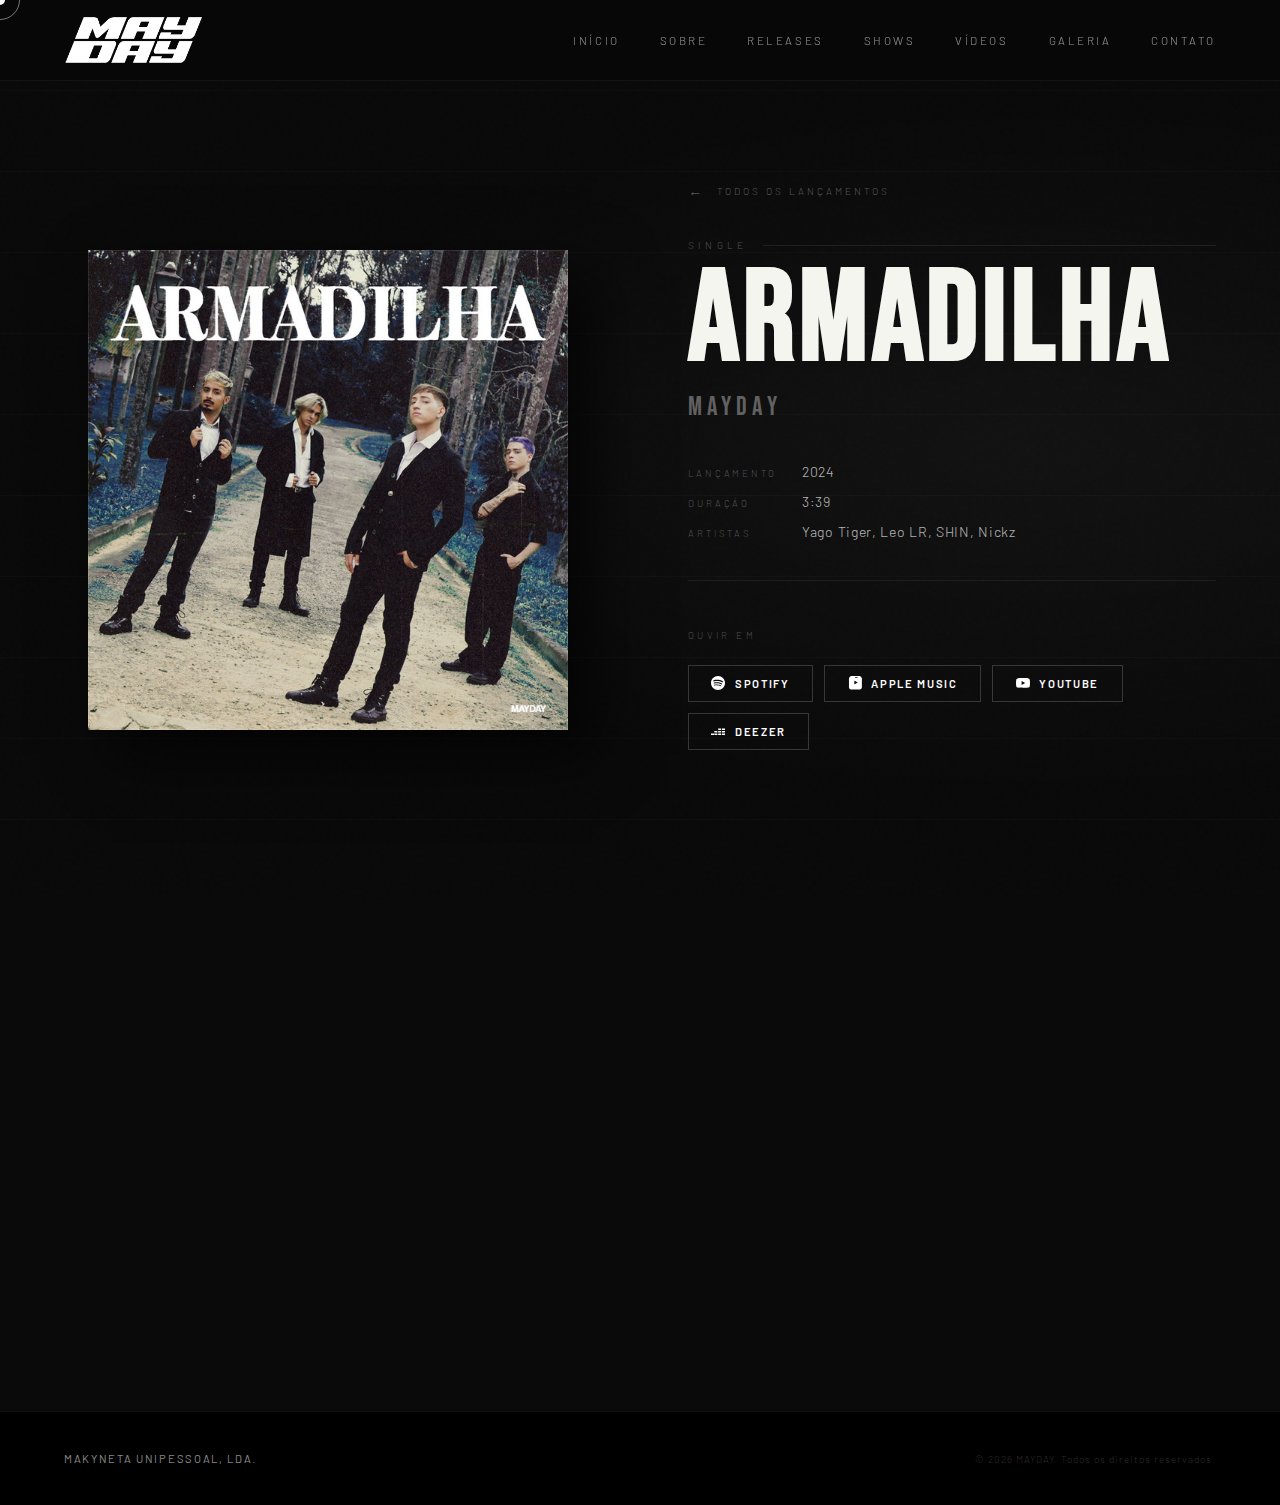
<file: release/armadilha.html>
<!DOCTYPE html>
<html lang="pt-BR">
<head>
  <!-- Metadados -->
  <meta charset="UTF-8" />
  <meta name="viewport" content="width=device-width, initial-scale=1.0" />
  <meta name="author" content="Makyneta Unipessoal, Lda." />
  <meta property="og:image" content="../assets/images/favicon.jpg" />
  <!-- Styles -->
  <link rel="stylesheet" href="../assets/styles/release.css"/>
  <!-- Scripts -->
  <script src="../assets/scripts/release.js" defer></script>
  <!-- Título -->
  <link rel="icon" type="image/jpg" href="../assets/images/favicon.jpg" />
  <title>Armadilha | MAYDAY</title>
<body>

<div class="cursor" id="cursor"></div>
<div class="cursor-ring" id="cursor-ring"></div>

<!-- MOBILE MENU -->
<div class="mobile-menu" id="mobileMenu">
  <a href="../index.html"          onclick="closeMobile()">Início</a>
  <a href="../index.html#sobre"    onclick="closeMobile()">Sobre</a>
  <a href="../index.html#releases" onclick="closeMobile()">Releases</a>
  <a href="../index.html#shows"    onclick="closeMobile()">Shows</a>
  <a href="../index.html#videos"   onclick="closeMobile()">Vídeos</a>
  <a href="../index.html#galeria"  onclick="closeMobile()">Galeria</a>
  <a href="../index.html#contact"  onclick="closeMobile()">Contato</a>
</div>

<!-- HEADER -->
<header>
  <a href="../index.html" class="logo-link">
    <img src="../assets/images/logo/white.png" class="logo-img" alt="MAYDAY">
  </a>
  <nav>
    <a href="../index.html">Início</a>
    <a href="../index.html#sobre">Sobre</a>
    <a href="../index.html#releases">Releases</a>
    <a href="../index.html#shows">Shows</a>
    <a href="../index.html#videos">Vídeos</a>
    <a href="../index.html#galeria">Galeria</a>
    <a href="../index.html#contact">Contato</a>
  </nav>
  <div class="hamburger" id="hamburger" onclick="toggleMenu()">
    <span></span><span></span><span></span>
  </div>
</header>

<!-- HERO DO RELEASE -->
<section id="release-hero">
  <div class="rh-bg"></div>
  <div class="rh-noise"></div>

  <!-- Capa do single/álbum -->
  <div class="rh-cover fade-in">
    <div class="rh-cover-frame">
      <!-- Substitui src pela capa real -->
      <img src="../assets/images/releases/armadilha.jpg" alt="Armadilha — MAYDAY">
    </div>
  </div>

  <!-- Info -->
  <div class="rh-info fade-in">
    <a href="../index.html#releases" class="rh-back">Todos os lançamentos</a>

    <div class="rh-label">Single</div>
    <h1 class="rh-title">Armadilha</h1>
    <div class="rh-artist">MAYDAY</div>

    <div class="rh-meta">
      <div class="rh-meta-row">
        <span class="rh-meta-key">Lançamento</span>
        <span class="rh-meta-val">2024</span>
      </div>
      <div class="rh-meta-row">
        <span class="rh-meta-key">Duração</span>
        <span class="rh-meta-val">3:39</span>
      </div>
      <div class="rh-meta-row">
        <span class="rh-meta-key">Artistas</span>
        <span class="rh-meta-val">Yago Tiger, Leo LR, SHIN, Nickz</span>
      </div>
    </div>

    <!-- Plataformas de streaming -->
    <div class="rh-platforms">
      <div class="rh-platforms-label">Ouvir em</div>
      <div class="rh-platforms-links">

        <a href="https://open.spotify.com/track/57b4jOiBZfMZB0KjSYXYLF" class="platform-btn" target="_blank">
          <!-- Spotify -->
          <svg viewBox="0 0 24 24"><path d="M12 0C5.4 0 0 5.4 0 12s5.4 12 12 12 12-5.4 12-12S18.66 0 12 0zm5.521 17.34c-.24.359-.66.48-1.021.24-2.82-1.74-6.36-2.101-10.561-1.141-.418.122-.779-.179-.899-.539-.12-.421.18-.78.54-.9 4.56-1.021 8.52-.6 11.64 1.32.42.18.479.659.301 1.02zm1.44-3.3c-.301.42-.841.6-1.262.3-3.239-1.98-8.159-2.58-11.939-1.38-.479.12-1.02-.12-1.14-.6-.12-.48.12-1.021.6-1.141C9.6 9.9 15 10.561 18.72 12.84c.361.181.54.78.241 1.2zm.12-3.36C15.24 8.4 8.82 8.16 5.16 9.301c-.6.179-1.2-.181-1.38-.721-.18-.601.18-1.2.72-1.381 4.26-1.26 11.28-1.02 15.721 1.621.539.3.719 1.02.419 1.56-.299.421-1.02.599-1.559.3z"/></svg>
          Spotify
        </a>

        <a href="https://music.apple.com/song/1852065176" class="platform-btn" target="_blank">
          <!-- Apple Music -->
          <svg viewBox="0 0 24 24"><path d="M23.994 6.124a9.23 9.23 0 00-.24-2.19c-.317-1.31-1.062-2.31-2.18-3.043a5.022 5.022 0 00-1.877-.726 10.496 10.496 0 00-1.564-.15c-.04-.003-.083-.01-.124-.013H5.986c-.152.01-.303.017-.454.026C4.94.07 4.09.694 3.24 1.38a4.88 4.88 0 00-1.48 2.71 12.52 12.52 0 00-.107 1.71v13.2c.01.148.017.295.026.443.06.893.354 1.678.896 2.353.668.845 1.522 1.36 2.56 1.495.345.046.69.056 1.04.06h13.2c.248 0 .493-.014.74-.04 1.05-.118 1.927-.566 2.627-1.37.702-.808 1.04-1.76 1.056-2.815.003-.148.003-.295.003-.443V6.124zm-7.418 5.014l-4.99 2.88c-.4.23-.73.04-.73-.42V8.535c0-.46.33-.65.73-.42l4.99 2.88c.4.23.4.6 0 .83zm-4.55-8.94c0-.34.27-.62.61-.62h3.25c.34 0 .61.28.61.62v.3c0 .34-.27.62-.61.62H12.64c-.34 0-.61-.28-.61-.62v-.3z"/></svg>
          Apple Music
        </a>

        <a href="https://www.youtube.com/watch?v=5UpQXStkkNw" class="platform-btn" target="_blank">
          <!-- YouTube -->
          <svg viewBox="0 0 24 24"><path d="M23.495 6.205a3.007 3.007 0 00-2.088-2.088c-1.87-.501-9.396-.501-9.396-.501s-7.507-.01-9.396.501A3.007 3.007 0 00.527 6.205a31.247 31.247 0 00-.522 5.805 31.247 31.247 0 00.522 5.783 3.007 3.007 0 002.088 2.088c1.868.502 9.396.502 9.396.502s7.506 0 9.396-.502a3.007 3.007 0 002.088-2.088 31.247 31.247 0 00.5-5.783 31.247 31.247 0 00-.5-5.805zM9.609 15.601V8.408l6.264 3.602z"/></svg>
          YouTube
        </a>

        <a href="https://www.deezer.com/album/853909222" class="platform-btn" target="_blank">
          <!-- Deezer -->
          <svg viewBox="0 0 24 24"><path d="M18.81 11.84H24v2.77h-5.19zm0-4.27H24v2.77h-5.19zm0 8.55H24v2.77h-5.19zM12.27 16.12h5.19v2.77h-5.19zm0-8.55h5.19v2.77h-5.19zm0 4.27h5.19v2.77h-5.19zm-6.54 4.28h5.19v2.77H5.73zm0-4.28h5.19v2.77H5.73zM0 16.12h5.19v2.77H0z"/></svg>
          Deezer
        </a>

      </div>
    </div>
  </div>
</section>

<!-- TRACKLIST -->
<section id="tracklist">
  <div class="section-label fade-in">Faixas</div>
  <h2 class="section-title fade-in">Tracklist</h2>

  <div class="tracklist fade-in">
    <div class="track-item">
      <div class="track-num">01</div>
      <div>
        <div class="track-name">Armadilha</div>
      </div>
      <div class="track-duration">3:39</div>
    </div>
</section>

<!-- FOOTER -->
<footer>
  <div class="footer-agency">
    <strong>Makyneta Unipessoal, Lda.</strong>
  </div>
  <div class="footer-copy">
    © <span id="year"></span> MAYDAY. Todos os direitos reservados.
  </div>
</footer>

<script>
  
</script>
</body>
</html>
</file>
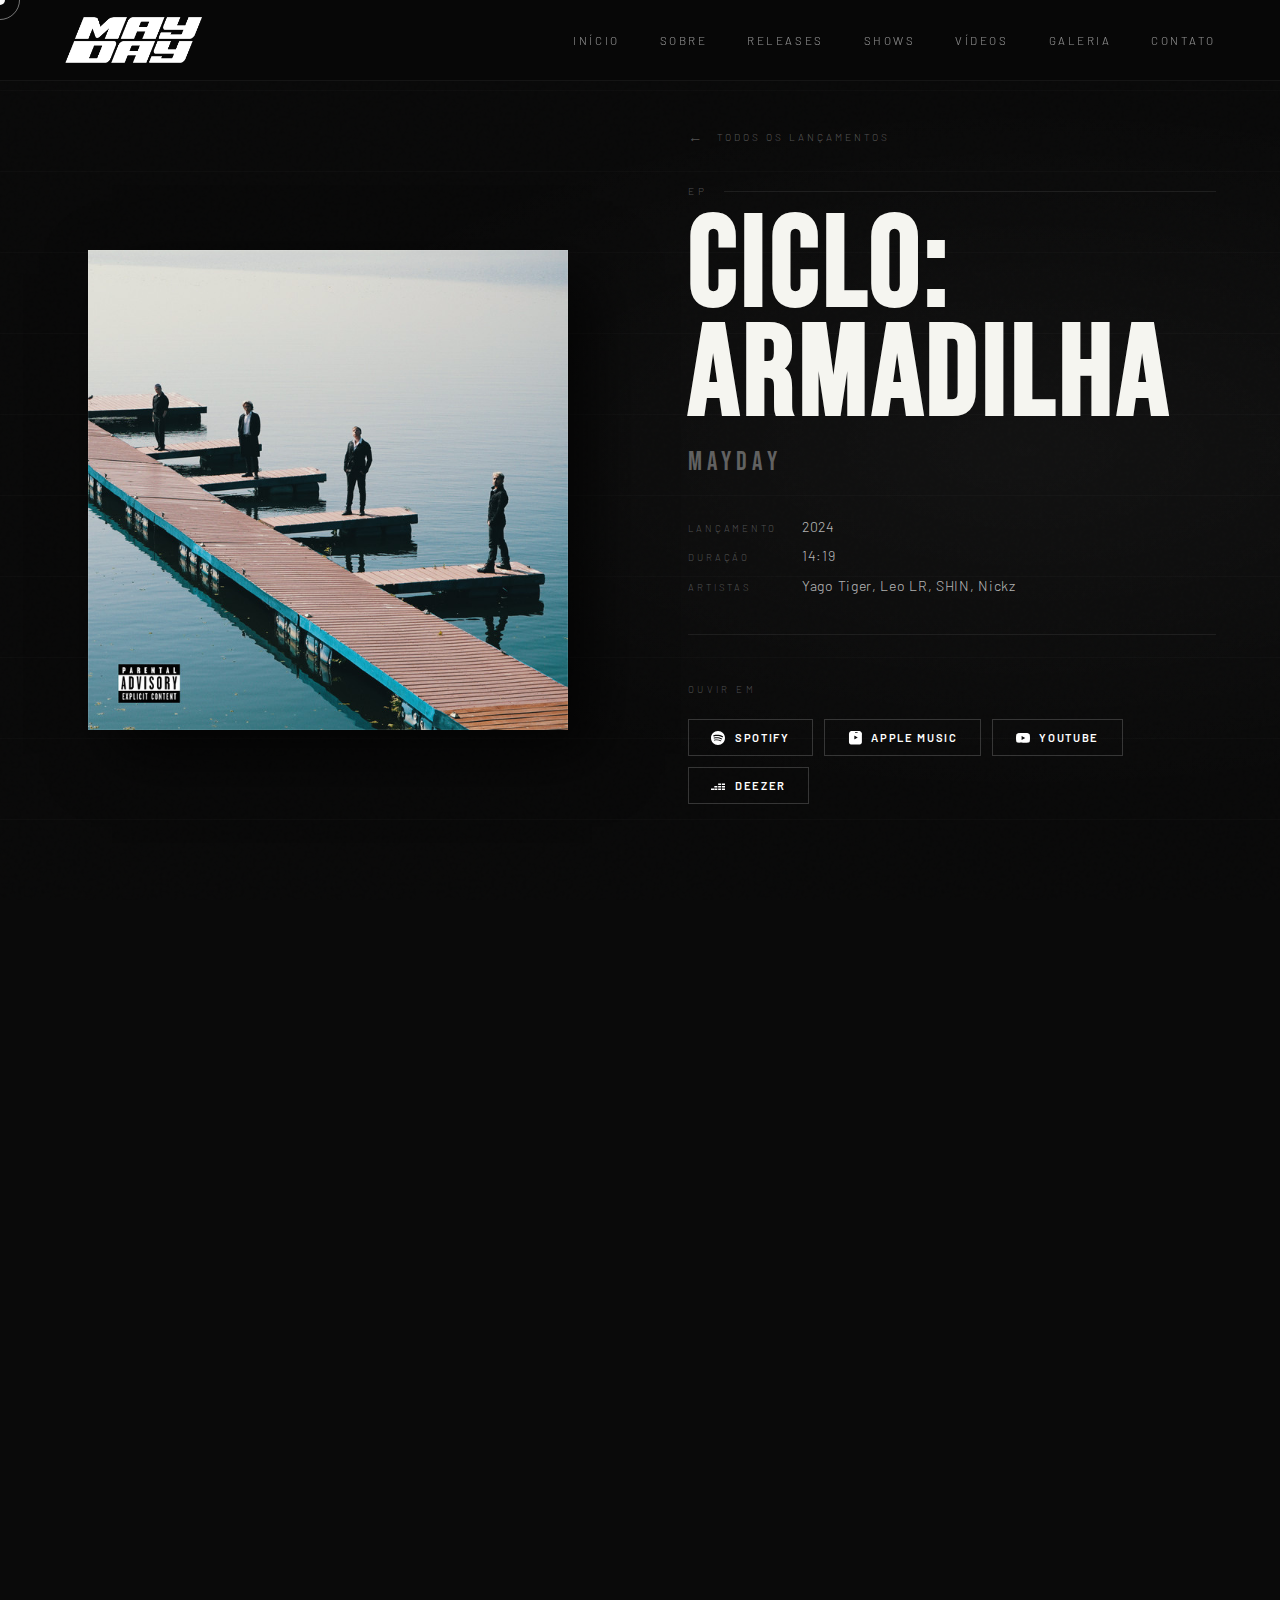
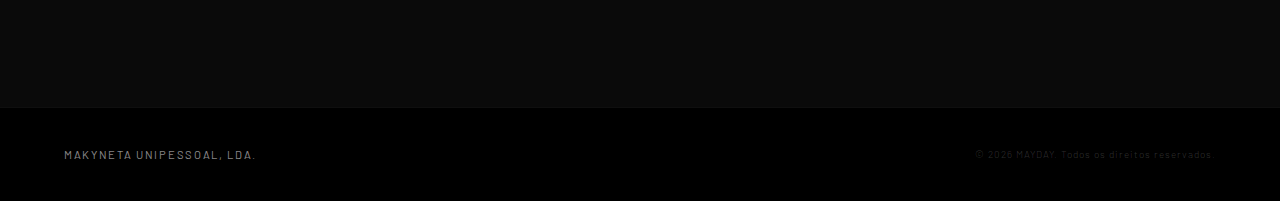
<file: release/ciclo-armadilha.html>
<!DOCTYPE html>
<html lang="pt-BR">
<head>
  <!-- Metadados -->
  <meta charset="UTF-8" />
  <meta name="viewport" content="width=device-width, initial-scale=1.0" />
  <meta name="author" content="Makyneta Unipessoal, Lda." />
  <meta property="og:image" content="../assets/images/favicon.jpg" />
  <!-- Styles -->
  <link rel="stylesheet" href="../assets/styles/release.css"/>
  <!-- Scripts -->
  <script src="../assets/scripts/release.js" defer></script>
  <!-- Título -->
  <link rel="icon" type="image/jpg" href="../assets/images/favicon.jpg" />
  <title>Ciclo: Armadilha | MAYDAY</title>
<body>

<div class="cursor" id="cursor"></div>
<div class="cursor-ring" id="cursor-ring"></div>

<!-- MOBILE MENU -->
<div class="mobile-menu" id="mobileMenu">
  <a href="../index.html"          onclick="closeMobile()">Início</a>
  <a href="../index.html#sobre"    onclick="closeMobile()">Sobre</a>
  <a href="../index.html#releases" onclick="closeMobile()">Releases</a>
  <a href="../index.html#shows"    onclick="closeMobile()">Shows</a>
  <a href="../index.html#videos"   onclick="closeMobile()">Vídeos</a>
  <a href="../index.html#galeria"  onclick="closeMobile()">Galeria</a>
  <a href="../index.html#contact"  onclick="closeMobile()">Contato</a>
</div>

<!-- HEADER -->
<header>
  <a href="../index.html" class="logo-link">
    <img src="../assets/images/logo/white.png" class="logo-img" alt="MAYDAY">
  </a>
  <nav>
    <a href="../index.html">Início</a>
    <a href="../index.html#sobre">Sobre</a>
    <a href="../index.html#releases">Releases</a>
    <a href="../index.html#shows">Shows</a>
    <a href="../index.html#videos">Vídeos</a>
    <a href="../index.html#galeria">Galeria</a>
    <a href="../index.html#contact">Contato</a>
  </nav>
  <div class="hamburger" id="hamburger" onclick="toggleMenu()">
    <span></span><span></span><span></span>
  </div>
</header>

<!-- HERO DO RELEASE -->
<section id="release-hero">
  <div class="rh-bg"></div>
  <div class="rh-noise"></div>

  <!-- Capa do single/álbum -->
  <div class="rh-cover fade-in">
    <div class="rh-cover-frame">
      <!-- Substitui src pela capa real -->
      <img src="../assets/images/releases/ciclo-armadilha.jpg" alt="Ciclo: Armadilha — MAYDAY">
    </div>
  </div>

  <!-- Info -->
  <div class="rh-info fade-in">
    <a href="../index.html#releases" class="rh-back">Todos os lançamentos</a>

    <div class="rh-label">EP</div>
    <h1 class="rh-title">Ciclo: Armadilha</h1>
    <div class="rh-artist">MAYDAY</div>

    <div class="rh-meta">
      <div class="rh-meta-row">
        <span class="rh-meta-key">Lançamento</span>
        <span class="rh-meta-val">2024</span>
      </div>
      <div class="rh-meta-row">
        <span class="rh-meta-key">Duração</span>
        <span class="rh-meta-val">14:19</span>
      </div>
      <div class="rh-meta-row">
        <span class="rh-meta-key">Artistas</span>
        <span class="rh-meta-val">Yago Tiger, Leo LR, SHIN, Nickz</span>
      </div>
    </div>

    <!-- Plataformas de streaming -->
    <div class="rh-platforms">
      <div class="rh-platforms-label">Ouvir em</div>
      <div class="rh-platforms-links">

        <a href="https://open.spotify.com/album/7aSRNbI5DCl99lnSjS2ZVI" class="platform-btn" target="_blank">
          <!-- Spotify -->
          <svg viewBox="0 0 24 24"><path d="M12 0C5.4 0 0 5.4 0 12s5.4 12 12 12 12-5.4 12-12S18.66 0 12 0zm5.521 17.34c-.24.359-.66.48-1.021.24-2.82-1.74-6.36-2.101-10.561-1.141-.418.122-.779-.179-.899-.539-.12-.421.18-.78.54-.9 4.56-1.021 8.52-.6 11.64 1.32.42.18.479.659.301 1.02zm1.44-3.3c-.301.42-.841.6-1.262.3-3.239-1.98-8.159-2.58-11.939-1.38-.479.12-1.02-.12-1.14-.6-.12-.48.12-1.021.6-1.141C9.6 9.9 15 10.561 18.72 12.84c.361.181.54.78.241 1.2zm.12-3.36C15.24 8.4 8.82 8.16 5.16 9.301c-.6.179-1.2-.181-1.38-.721-.18-.601.18-1.2.72-1.381 4.26-1.26 11.28-1.02 15.721 1.621.539.3.719 1.02.419 1.56-.299.421-1.02.599-1.559.3z"/></svg>
          Spotify
        </a>

        <a href="https://music.apple.com/album/1852065172" class="platform-btn" target="_blank">
          <!-- Apple Music -->
          <svg viewBox="0 0 24 24"><path d="M23.994 6.124a9.23 9.23 0 00-.24-2.19c-.317-1.31-1.062-2.31-2.18-3.043a5.022 5.022 0 00-1.877-.726 10.496 10.496 0 00-1.564-.15c-.04-.003-.083-.01-.124-.013H5.986c-.152.01-.303.017-.454.026C4.94.07 4.09.694 3.24 1.38a4.88 4.88 0 00-1.48 2.71 12.52 12.52 0 00-.107 1.71v13.2c.01.148.017.295.026.443.06.893.354 1.678.896 2.353.668.845 1.522 1.36 2.56 1.495.345.046.69.056 1.04.06h13.2c.248 0 .493-.014.74-.04 1.05-.118 1.927-.566 2.627-1.37.702-.808 1.04-1.76 1.056-2.815.003-.148.003-.295.003-.443V6.124zm-7.418 5.014l-4.99 2.88c-.4.23-.73.04-.73-.42V8.535c0-.46.33-.65.73-.42l4.99 2.88c.4.23.4.6 0 .83zm-4.55-8.94c0-.34.27-.62.61-.62h3.25c.34 0 .61.28.61.62v.3c0 .34-.27.62-.61.62H12.64c-.34 0-.61-.28-.61-.62v-.3z"/></svg>
          Apple Music
        </a>

        <a href="https://www.youtube.com/playlist?list=OLAK5uy_nalUfcxKEG9XHhoxQqfCzojbtftiO_6Po" class="platform-btn" target="_blank">
          <!-- YouTube -->
          <svg viewBox="0 0 24 24"><path d="M23.495 6.205a3.007 3.007 0 00-2.088-2.088c-1.87-.501-9.396-.501-9.396-.501s-7.507-.01-9.396.501A3.007 3.007 0 00.527 6.205a31.247 31.247 0 00-.522 5.805 31.247 31.247 0 00.522 5.783 3.007 3.007 0 002.088 2.088c1.868.502 9.396.502 9.396.502s7.506 0 9.396-.502a3.007 3.007 0 002.088-2.088 31.247 31.247 0 00.5-5.783 31.247 31.247 0 00-.5-5.805zM9.609 15.601V8.408l6.264 3.602z"/></svg>
          YouTube
        </a>

        <a href="https://www.deezer.com/album/620923491" class="platform-btn" target="_blank">
          <!-- Deezer -->
          <svg viewBox="0 0 24 24"><path d="M18.81 11.84H24v2.77h-5.19zm0-4.27H24v2.77h-5.19zm0 8.55H24v2.77h-5.19zM12.27 16.12h5.19v2.77h-5.19zm0-8.55h5.19v2.77h-5.19zm0 4.27h5.19v2.77h-5.19zm-6.54 4.28h5.19v2.77H5.73zm0-4.28h5.19v2.77H5.73zM0 16.12h5.19v2.77H0z"/></svg>
          Deezer
        </a>

      </div>
    </div>
  </div>
</section>

<!-- TRACKLIST -->
<section id="tracklist">
  <div class="section-label fade-in">Faixas</div>
  <h2 class="section-title fade-in">Tracklist</h2>

  <div class="tracklist fade-in">
    <div class="track-item">
      <div class="track-num">01</div>
      <div>
        <div class="track-name">Intro: Mayday</div>
      </div>
      <div class="track-duration">1:22</div>
    </div>

  <div class="tracklist fade-in">
    <div class="track-item">
      <div class="track-num">02</div>
      <div>
        <div class="track-name">Armadilha</div>
      </div>
      <div class="track-duration">3:39</div>
    </div>

  <div class="tracklist fade-in">
    <div class="track-item">
      <div class="track-num">03</div>
      <div>
        <div class="track-name">Match Perfeito</div>
      </div>
      <div class="track-duration">2:48</div>
    </div>

  <div class="tracklist fade-in">
    <div class="track-item">
      <div class="track-num">04</div>
      <div>
        <div class="track-name">Ilusão</div>
      </div>
      <div class="track-duration">2:58</div>
    </div>

  <div class="tracklist fade-in">
    <div class="track-item">
      <div class="track-num">05</div>
      <div>
        <div class="track-name">Noite Neon</div>
      </div>
      <div class="track-duration">3:30</div>
    </div>
</section>

<!-- FOOTER -->
<footer>
  <div class="footer-agency">
    <strong>Makyneta Unipessoal, Lda.</strong>
  </div>
  <div class="footer-copy">
    © <span id="year"></span> MAYDAY. Todos os direitos reservados.
  </div>
</footer>

<script>
  
</script>
</body>
</html>
</file>
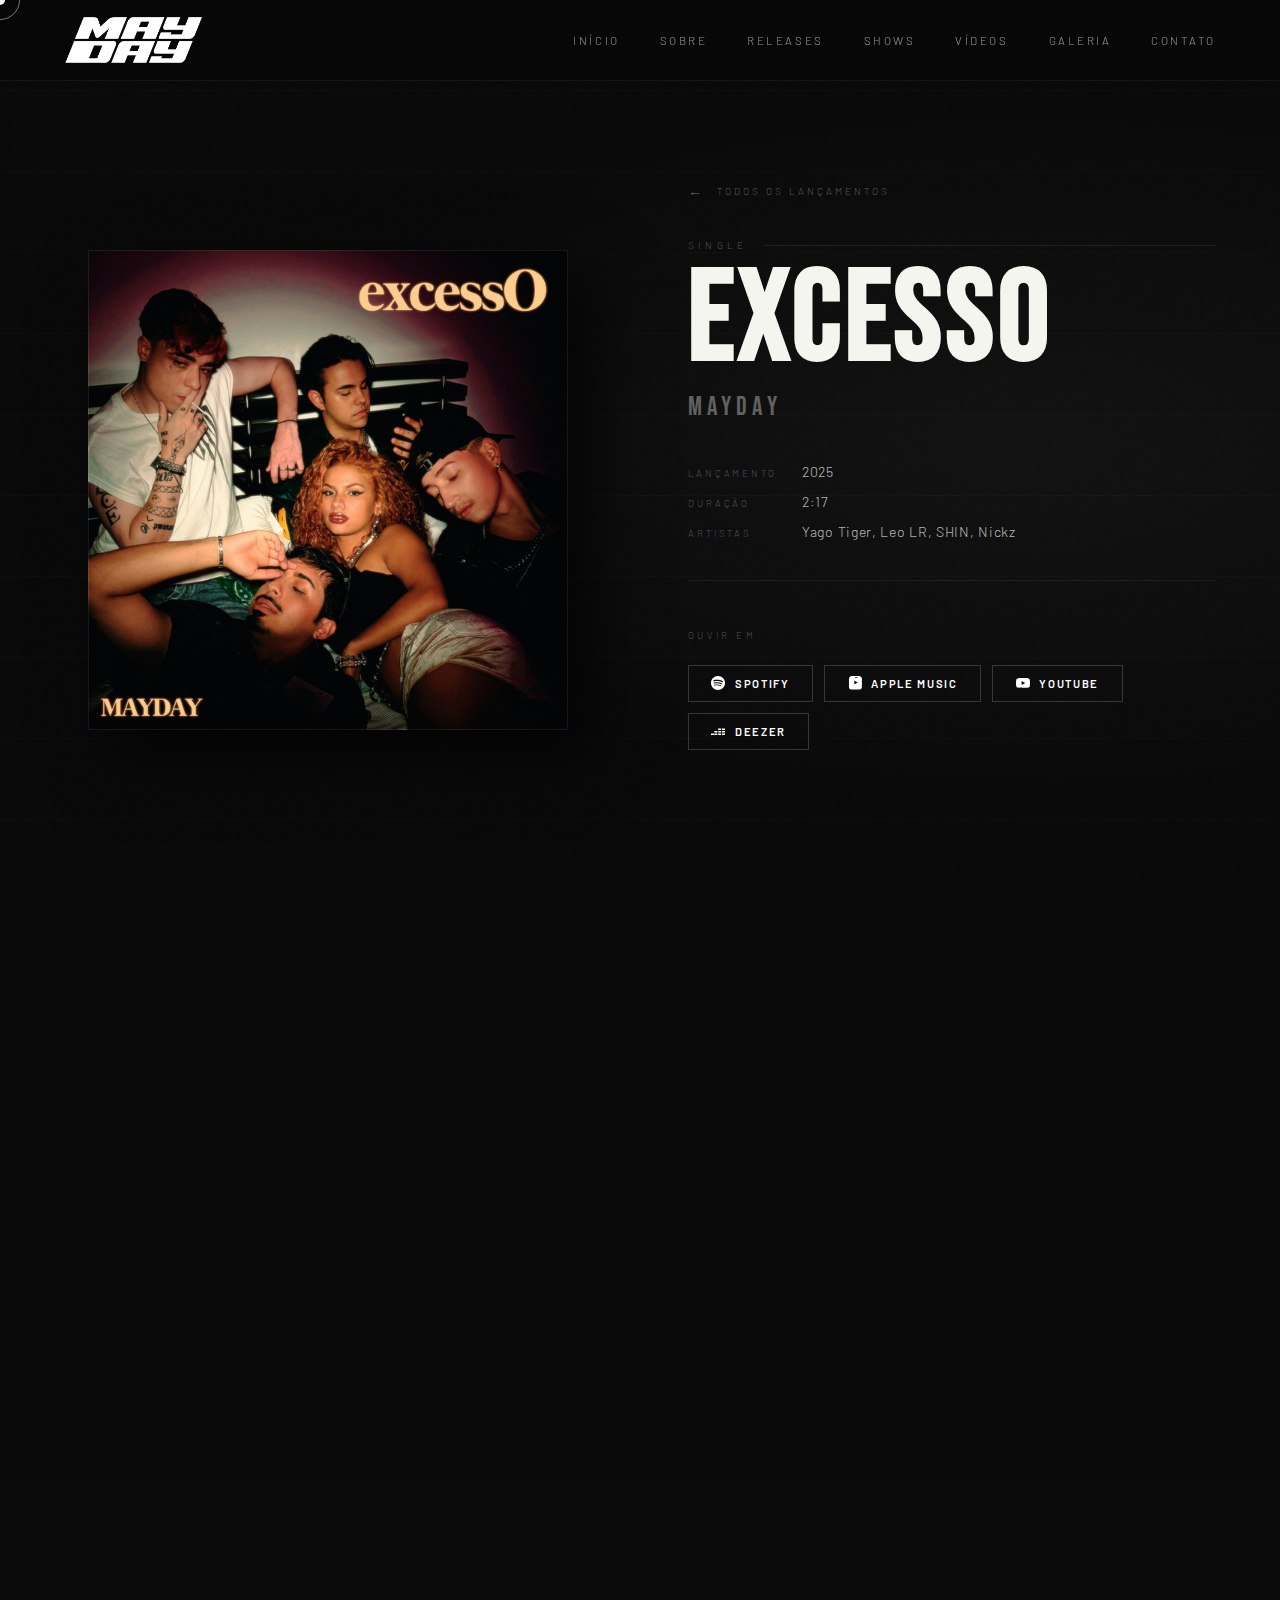
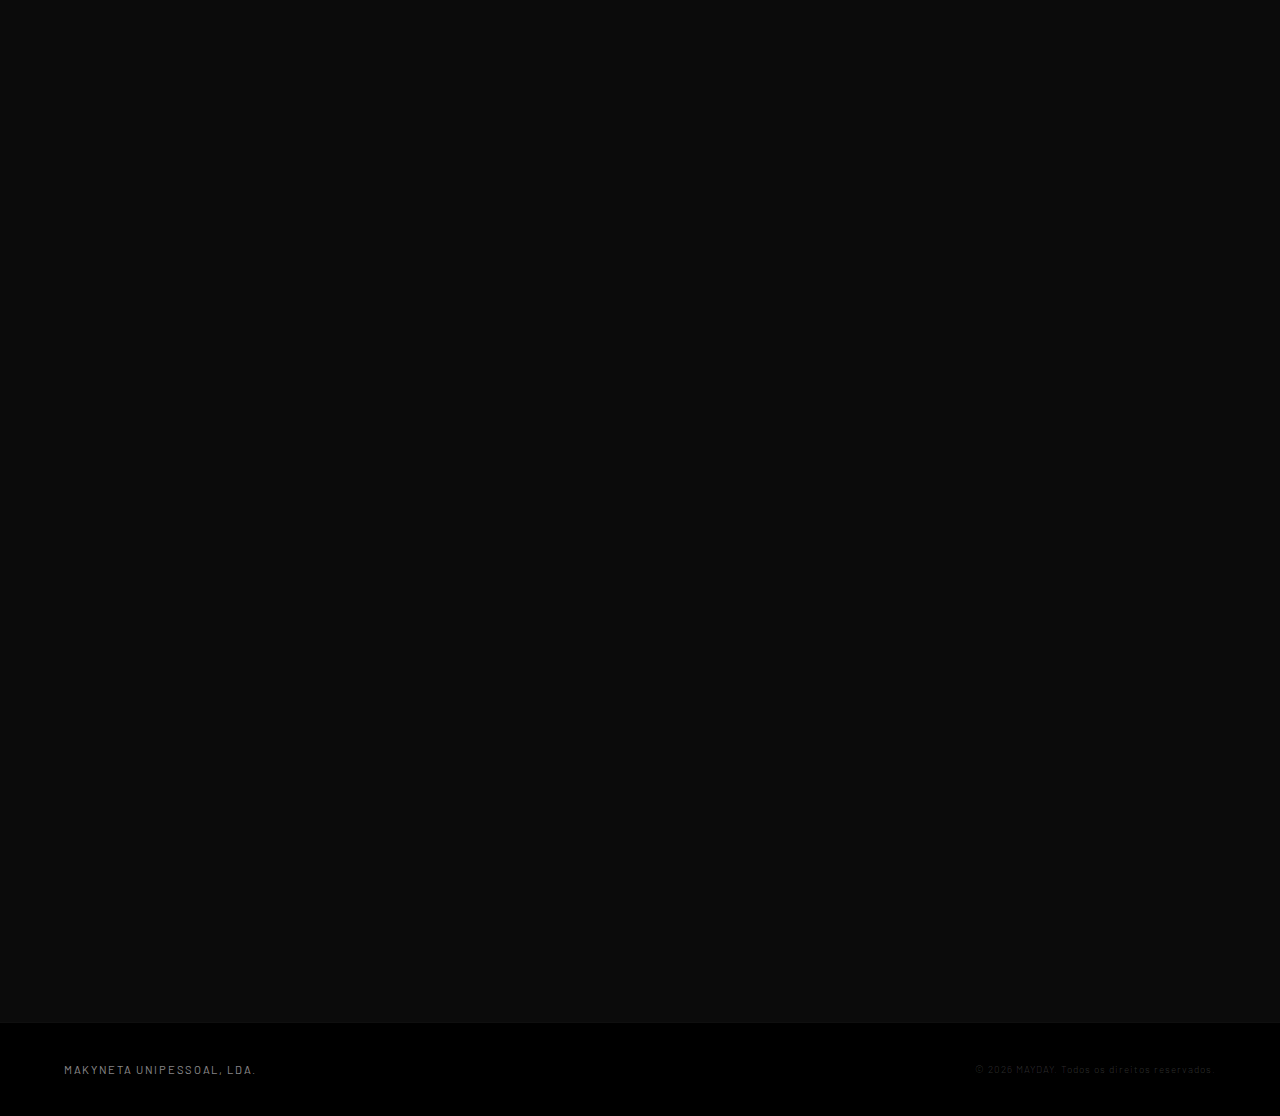
<file: release/excesso.html>
<!DOCTYPE html>
<html lang="pt-BR">
<head>
  <!-- Metadados -->
  <meta charset="UTF-8" />
  <meta name="viewport" content="width=device-width, initial-scale=1.0" />
  <meta name="author" content="Makyneta Unipessoal, Lda." />
  <meta property="og:image" content="../assets/images/favicon.jpg" />
  <!-- Styles -->
  <link rel="stylesheet" href="../assets/styles/release.css"/>
  <!-- Scripts -->
  <script src="../assets/scripts/release.js" defer></script>
  <!-- Título -->
  <link rel="icon" type="image/jpg" href="../assets/images/favicon.jpg" />
  <title>excessO | MAYDAY</title>
<body>

<div class="cursor" id="cursor"></div>
<div class="cursor-ring" id="cursor-ring"></div>

<!-- MOBILE MENU -->
<div class="mobile-menu" id="mobileMenu">
  <a href="../index.html"          onclick="closeMobile()">Início</a>
  <a href="../index.html#sobre"    onclick="closeMobile()">Sobre</a>
  <a href="../index.html#releases" onclick="closeMobile()">Releases</a>
  <a href="../index.html#shows"    onclick="closeMobile()">Shows</a>
  <a href="../index.html#videos"   onclick="closeMobile()">Vídeos</a>
  <a href="../index.html#galeria"  onclick="closeMobile()">Galeria</a>
  <a href="../index.html#contact"  onclick="closeMobile()">Contato</a>
</div>

<!-- HEADER -->
<header>
  <a href="../index.html" class="logo-link">
    <img src="../assets/images/logo/white.png" class="logo-img" alt="MAYDAY">
  </a>
  <nav>
    <a href="../index.html">Início</a>
    <a href="../index.html#sobre">Sobre</a>
    <a href="../index.html#releases">Releases</a>
    <a href="../index.html#shows">Shows</a>
    <a href="../index.html#videos">Vídeos</a>
    <a href="../index.html#galeria">Galeria</a>
    <a href="../index.html#contact">Contato</a>
  </nav>
  <div class="hamburger" id="hamburger" onclick="toggleMenu()">
    <span></span><span></span><span></span>
  </div>
</header>

<!-- HERO DO RELEASE -->
<section id="release-hero">
  <div class="rh-bg"></div>
  <div class="rh-noise"></div>

  <!-- Capa do single/álbum -->
  <div class="rh-cover fade-in">
    <div class="rh-cover-frame">
      <!-- Substitui src pela capa real -->
      <img src="../assets/images/releases/excesso.jpg" alt="excessO — MAYDAY">
    </div>
  </div>

  <!-- Info -->
  <div class="rh-info fade-in">
    <a href="../index.html#releases" class="rh-back">Todos os lançamentos</a>

    <div class="rh-label">Single</div>
    <h1 class="rh-title">excessO</h1>
    <div class="rh-artist">MAYDAY</div>

    <div class="rh-meta">
      <div class="rh-meta-row">
        <span class="rh-meta-key">Lançamento</span>
        <span class="rh-meta-val">2025</span>
      </div>
      <div class="rh-meta-row">
        <span class="rh-meta-key">Duração</span>
        <span class="rh-meta-val">2:17</span>
      </div>
      <div class="rh-meta-row">
        <span class="rh-meta-key">Artistas</span>
        <span class="rh-meta-val">Yago Tiger, Leo LR, SHIN, Nickz</span>
      </div>
    </div>

    <!-- Plataformas de streaming -->
    <div class="rh-platforms">
      <div class="rh-platforms-label">Ouvir em</div>
      <div class="rh-platforms-links">

        <a href="https://open.spotify.com/album/5op7Q9pbDQOERAQdGh6R0y" class="platform-btn" target="_blank">
          <!-- Spotify -->
          <svg viewBox="0 0 24 24"><path d="M12 0C5.4 0 0 5.4 0 12s5.4 12 12 12 12-5.4 12-12S18.66 0 12 0zm5.521 17.34c-.24.359-.66.48-1.021.24-2.82-1.74-6.36-2.101-10.561-1.141-.418.122-.779-.179-.899-.539-.12-.421.18-.78.54-.9 4.56-1.021 8.52-.6 11.64 1.32.42.18.479.659.301 1.02zm1.44-3.3c-.301.42-.841.6-1.262.3-3.239-1.98-8.159-2.58-11.939-1.38-.479.12-1.02-.12-1.14-.6-.12-.48.12-1.021.6-1.141C9.6 9.9 15 10.561 18.72 12.84c.361.181.54.78.241 1.2zm.12-3.36C15.24 8.4 8.82 8.16 5.16 9.301c-.6.179-1.2-.181-1.38-.721-.18-.601.18-1.2.72-1.381 4.26-1.26 11.28-1.02 15.721 1.621.539.3.719 1.02.419 1.56-.299.421-1.02.599-1.559.3z"/></svg>
          Spotify
        </a>

        <a href="https://music.apple.com/album/1852111830" class="platform-btn" target="_blank">
          <!-- Apple Music -->
          <svg viewBox="0 0 24 24"><path d="M23.994 6.124a9.23 9.23 0 00-.24-2.19c-.317-1.31-1.062-2.31-2.18-3.043a5.022 5.022 0 00-1.877-.726 10.496 10.496 0 00-1.564-.15c-.04-.003-.083-.01-.124-.013H5.986c-.152.01-.303.017-.454.026C4.94.07 4.09.694 3.24 1.38a4.88 4.88 0 00-1.48 2.71 12.52 12.52 0 00-.107 1.71v13.2c.01.148.017.295.026.443.06.893.354 1.678.896 2.353.668.845 1.522 1.36 2.56 1.495.345.046.69.056 1.04.06h13.2c.248 0 .493-.014.74-.04 1.05-.118 1.927-.566 2.627-1.37.702-.808 1.04-1.76 1.056-2.815.003-.148.003-.295.003-.443V6.124zm-7.418 5.014l-4.99 2.88c-.4.23-.73.04-.73-.42V8.535c0-.46.33-.65.73-.42l4.99 2.88c.4.23.4.6 0 .83zm-4.55-8.94c0-.34.27-.62.61-.62h3.25c.34 0 .61.28.61.62v.3c0 .34-.27.62-.61.62H12.64c-.34 0-.61-.28-.61-.62v-.3z"/></svg>
          Apple Music
        </a>

        <a href="https://www.youtube.com/watch?v=YzAWAG4Fjxk" class="platform-btn" target="_blank">
          <!-- YouTube -->
          <svg viewBox="0 0 24 24"><path d="M23.495 6.205a3.007 3.007 0 00-2.088-2.088c-1.87-.501-9.396-.501-9.396-.501s-7.507-.01-9.396.501A3.007 3.007 0 00.527 6.205a31.247 31.247 0 00-.522 5.805 31.247 31.247 0 00.522 5.783 3.007 3.007 0 002.088 2.088c1.868.502 9.396.502 9.396.502s7.506 0 9.396-.502a3.007 3.007 0 002.088-2.088 31.247 31.247 0 00.5-5.783 31.247 31.247 0 00-.5-5.805zM9.609 15.601V8.408l6.264 3.602z"/></svg>
          YouTube
        </a>

        <a href="https://www.deezer.com/album/854031322" class="platform-btn" target="_blank">
          <!-- Deezer -->
          <svg viewBox="0 0 24 24"><path d="M18.81 11.84H24v2.77h-5.19zm0-4.27H24v2.77h-5.19zm0 8.55H24v2.77h-5.19zM12.27 16.12h5.19v2.77h-5.19zm0-8.55h5.19v2.77h-5.19zm0 4.27h5.19v2.77h-5.19zm-6.54 4.28h5.19v2.77H5.73zm0-4.28h5.19v2.77H5.73zM0 16.12h5.19v2.77H0z"/></svg>
          Deezer
        </a>

      </div>
    </div>
  </div>
</section>

<!-- TRACKLIST -->
<section id="tracklist">
  <div class="section-label fade-in">Faixas</div>
  <h2 class="section-title fade-in">Tracklist</h2>

  <div class="tracklist fade-in">
    <div class="track-item">
      <div class="track-num">01</div>
      <div>
        <div class="track-name">excessO</div>
        <!-- Se houver feat, descomenta: -->
        <!-- <span class="track-feat">feat. Nome do Artista</span> -->
      </div>
      <div class="track-duration">2:17</div>
    </div>

  <div class="tracklist fade-in">
    <div class="track-item">
      <div class="track-num">02</div>
      <div>
        <div class="track-name">excessO (Instrumental)</div>
        <!-- Se houver feat, descomenta: -->
        <!-- <span class="track-feat">feat. Nome do Artista</span> -->
      </div>
      <div class="track-duration">2:17</div>
    </div>
  </div>
</section>

<!-- VIDEOCLIPE -->
<section id="release-video">
  <div class="section-label fade-in">Audiovisual</div>
  <h2 class="section-title fade-in">Videoclipe</h2>

  <!-- Substitui src pela thumbnail e o onclick pelo link do YouTube -->
  <div class="video-wrapper fade-in" onclick="window.open('https://youtube.com/watch?v=YzAWAG4Fjxk','_blank')">
    <img src="../assets/images/releases/mv/excesso.jpg  " alt="excessO — Videoclipe MAYDAY">
    <div class="video-play-center">
      <div class="video-play-btn">
        <svg width="24" height="24" viewBox="0 0 24 24"><path d="M8 5v14l11-7z"/></svg>
      </div>
    </div>
  </div>
  <div class="video-caption fade-in">
    <span class="video-caption-title">excessO — Videoclipe Oficial</span>
    <span class="video-caption-sub">MAYDAY · 2025</span>
  </div>
</section>

<!-- FOOTER -->
<footer>
  <div class="footer-agency">
    <strong>Makyneta Unipessoal, Lda.</strong>
  </div>
  <div class="footer-copy">
    © <span id="year"></span> MAYDAY. Todos os direitos reservados.
  </div>
</footer>

<script>
  
</script>
</body>
</html>
</file>
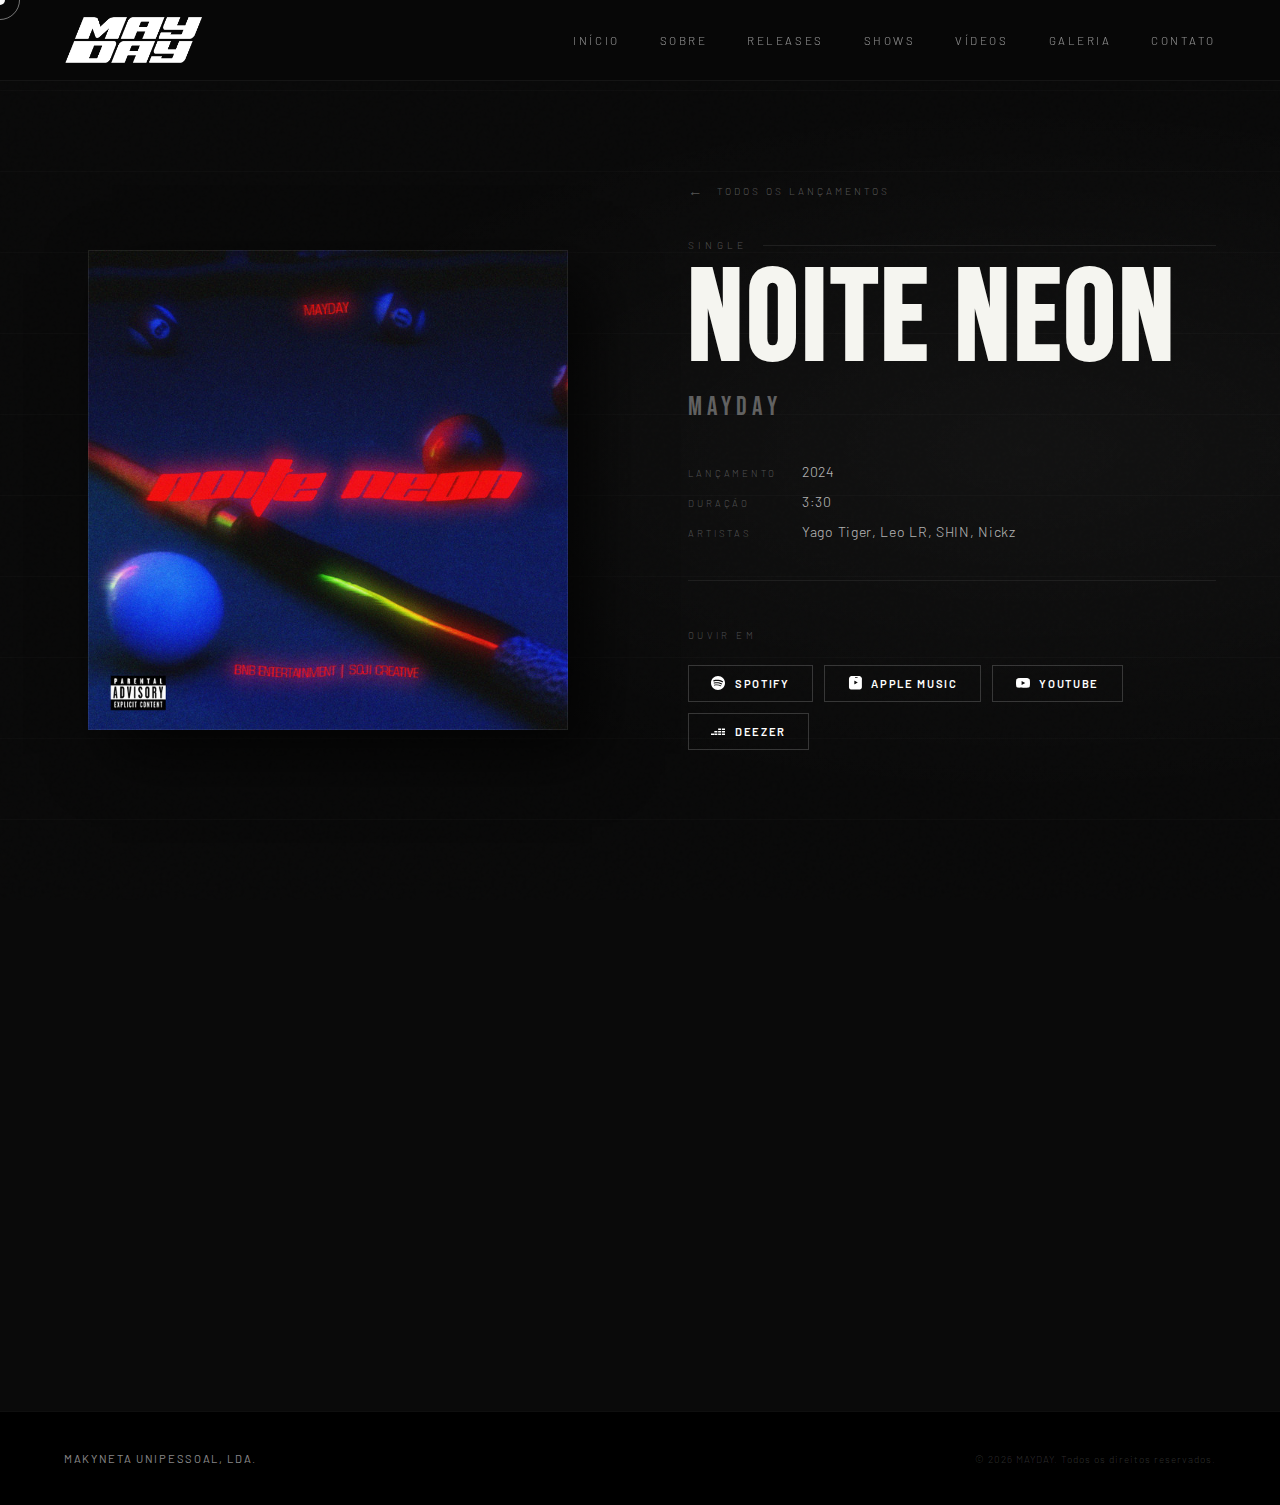
<file: release/noite-neon.html>
<!DOCTYPE html>
<html lang="pt-BR">
<head>
  <!-- Metadados -->
  <meta charset="UTF-8" />
  <meta name="viewport" content="width=device-width, initial-scale=1.0" />
  <meta name="author" content="Makyneta Unipessoal, Lda." />
  <meta property="og:image" content="../assets/images/favicon.jpg" />
  <!-- Styles -->
  <link rel="stylesheet" href="../assets/styles/release.css"/>
  <!-- Scripts -->
  <script src="../assets/scripts/release.js" defer></script>
  <!-- Título -->
  <link rel="icon" type="image/jpg" href="../assets/images/favicon.jpg" />
  <title>Noite Neon | MAYDAY</title>
<body>

<div class="cursor" id="cursor"></div>
<div class="cursor-ring" id="cursor-ring"></div>

<!-- MOBILE MENU -->
<div class="mobile-menu" id="mobileMenu">
  <a href="../index.html"          onclick="closeMobile()">Início</a>
  <a href="../index.html#sobre"    onclick="closeMobile()">Sobre</a>
  <a href="../index.html#releases" onclick="closeMobile()">Releases</a>
  <a href="../index.html#shows"    onclick="closeMobile()">Shows</a>
  <a href="../index.html#videos"   onclick="closeMobile()">Vídeos</a>
  <a href="../index.html#galeria"  onclick="closeMobile()">Galeria</a>
  <a href="../index.html#contact"  onclick="closeMobile()">Contato</a>
</div>

<!-- HEADER -->
<header>
  <a href="../index.html" class="logo-link">
    <img src="../assets/images/logo/white.png" class="logo-img" alt="MAYDAY">
  </a>
  <nav>
    <a href="../index.html">Início</a>
    <a href="../index.html#sobre">Sobre</a>
    <a href="../index.html#releases">Releases</a>
    <a href="../index.html#shows">Shows</a>
    <a href="../index.html#videos">Vídeos</a>
    <a href="../index.html#galeria">Galeria</a>
    <a href="../index.html#contact">Contato</a>
  </nav>
  <div class="hamburger" id="hamburger" onclick="toggleMenu()">
    <span></span><span></span><span></span>
  </div>
</header>

<!-- HERO DO RELEASE -->
<section id="release-hero">
  <div class="rh-bg"></div>
  <div class="rh-noise"></div>

  <!-- Capa do single/álbum -->
  <div class="rh-cover fade-in">
    <div class="rh-cover-frame">
      <!-- Substitui src pela capa real -->
      <img src="../assets/images/releases/noite-neon.jpg" alt="Noite Neon — MAYDAY">
    </div>
  </div>

  <!-- Info -->
  <div class="rh-info fade-in">
    <a href="../index.html#releases" class="rh-back">Todos os lançamentos</a>

    <div class="rh-label">Single</div>
    <h1 class="rh-title">Noite Neon</h1>
    <div class="rh-artist">MAYDAY</div>

    <div class="rh-meta">
      <div class="rh-meta-row">
        <span class="rh-meta-key">Lançamento</span>
        <span class="rh-meta-val">2024</span>
      </div>
      <div class="rh-meta-row">
        <span class="rh-meta-key">Duração</span>
        <span class="rh-meta-val">3:30</span>
      </div>
      <div class="rh-meta-row">
        <span class="rh-meta-key">Artistas</span>
        <span class="rh-meta-val">Yago Tiger, Leo LR, SHIN, Nickz</span>
      </div>
    </div>

    <!-- Plataformas de streaming -->
    <div class="rh-platforms">
      <div class="rh-platforms-label">Ouvir em</div>
      <div class="rh-platforms-links">

        <a href="https://open.spotify.com/album/2cMP65hNlUnqkouAN1hCLi" class="platform-btn" target="_blank">
          <!-- Spotify -->
          <svg viewBox="0 0 24 24"><path d="M12 0C5.4 0 0 5.4 0 12s5.4 12 12 12 12-5.4 12-12S18.66 0 12 0zm5.521 17.34c-.24.359-.66.48-1.021.24-2.82-1.74-6.36-2.101-10.561-1.141-.418.122-.779-.179-.899-.539-.12-.421.18-.78.54-.9 4.56-1.021 8.52-.6 11.64 1.32.42.18.479.659.301 1.02zm1.44-3.3c-.301.42-.841.6-1.262.3-3.239-1.98-8.159-2.58-11.939-1.38-.479.12-1.02-.12-1.14-.6-.12-.48.12-1.021.6-1.141C9.6 9.9 15 10.561 18.72 12.84c.361.181.54.78.241 1.2zm.12-3.36C15.24 8.4 8.82 8.16 5.16 9.301c-.6.179-1.2-.181-1.38-.721-.18-.601.18-1.2.72-1.381 4.26-1.26 11.28-1.02 15.721 1.621.539.3.719 1.02.419 1.56-.299.421-1.02.599-1.559.3z"/></svg>
          Spotify
        </a>

        <a href="https://music.apple.com/album/1852064917" class="platform-btn" target="_blank">
          <!-- Apple Music -->
          <svg viewBox="0 0 24 24"><path d="M23.994 6.124a9.23 9.23 0 00-.24-2.19c-.317-1.31-1.062-2.31-2.18-3.043a5.022 5.022 0 00-1.877-.726 10.496 10.496 0 00-1.564-.15c-.04-.003-.083-.01-.124-.013H5.986c-.152.01-.303.017-.454.026C4.94.07 4.09.694 3.24 1.38a4.88 4.88 0 00-1.48 2.71 12.52 12.52 0 00-.107 1.71v13.2c.01.148.017.295.026.443.06.893.354 1.678.896 2.353.668.845 1.522 1.36 2.56 1.495.345.046.69.056 1.04.06h13.2c.248 0 .493-.014.74-.04 1.05-.118 1.927-.566 2.627-1.37.702-.808 1.04-1.76 1.056-2.815.003-.148.003-.295.003-.443V6.124zm-7.418 5.014l-4.99 2.88c-.4.23-.73.04-.73-.42V8.535c0-.46.33-.65.73-.42l4.99 2.88c.4.23.4.6 0 .83zm-4.55-8.94c0-.34.27-.62.61-.62h3.25c.34 0 .61.28.61.62v.3c0 .34-.27.62-.61.62H12.64c-.34 0-.61-.28-.61-.62v-.3z"/></svg>
          Apple Music
        </a>  

        <a href="https://www.youtube.com/watch?v=5UpQXStkkNw" class="platform-btn" target="_blank">
          <!-- YouTube -->
          <svg viewBox="0 0 24 24"><path d="M23.495 6.205a3.007 3.007 0 00-2.088-2.088c-1.87-.501-9.396-.501-9.396-.501s-7.507-.01-9.396.501A3.007 3.007 0 00.527 6.205a31.247 31.247 0 00-.522 5.805 31.247 31.247 0 00.522 5.783 3.007 3.007 0 002.088 2.088c1.868.502 9.396.502 9.396.502s7.506 0 9.396-.502a3.007 3.007 0 002.088-2.088 31.247 31.247 0 00.5-5.783 31.247 31.247 0 00-.5-5.805zM9.609 15.601V8.408l6.264 3.602z"/></svg>
          YouTube
        </a>

        <a href="https://www.deezer.com/album/853908772" class="platform-btn" target="_blank">
          <!-- Deezer -->
          <svg viewBox="0 0 24 24"><path d="M18.81 11.84H24v2.77h-5.19zm0-4.27H24v2.77h-5.19zm0 8.55H24v2.77h-5.19zM12.27 16.12h5.19v2.77h-5.19zm0-8.55h5.19v2.77h-5.19zm0 4.27h5.19v2.77h-5.19zm-6.54 4.28h5.19v2.77H5.73zm0-4.28h5.19v2.77H5.73zM0 16.12h5.19v2.77H0z"/></svg>
          Deezer
        </a>

      </div>
    </div>
  </div>
</section>

<!-- TRACKLIST -->
<section id="tracklist">
  <div class="section-label fade-in">Faixas</div>
  <h2 class="section-title fade-in">Tracklist</h2>

  <div class="tracklist fade-in">
    <div class="track-item">
      <div class="track-num">01</div>
      <div>
        <div class="track-name">Noite Neon</div>
      </div>
      <div class="track-duration">3:30</div>
    </div>
</section>

<!-- FOOTER -->
<footer>
  <div class="footer-agency">
    <strong>Makyneta Unipessoal, Lda.</strong>
  </div>
  <div class="footer-copy">
    © <span id="year"></span> MAYDAY. Todos os direitos reservados.
  </div>
</footer>

<script>
  
</script>
</body>
</html>
</file>
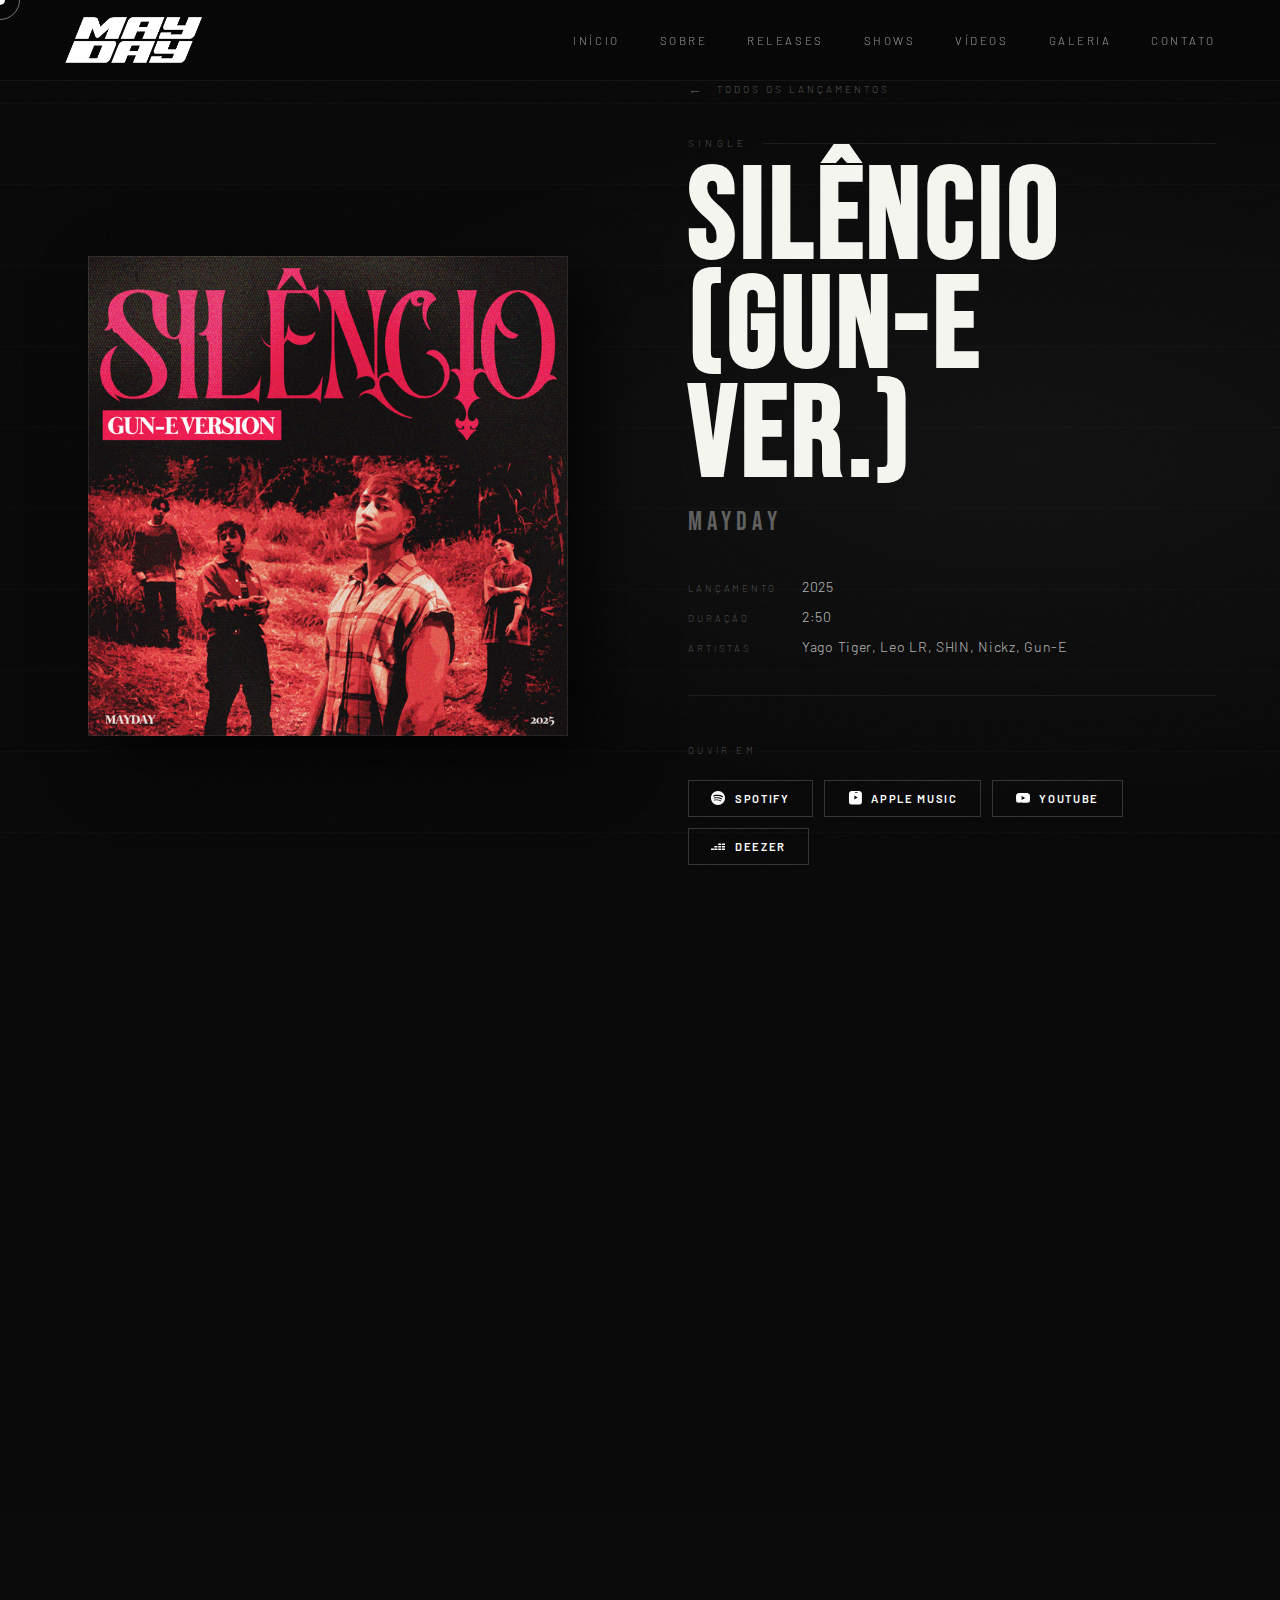
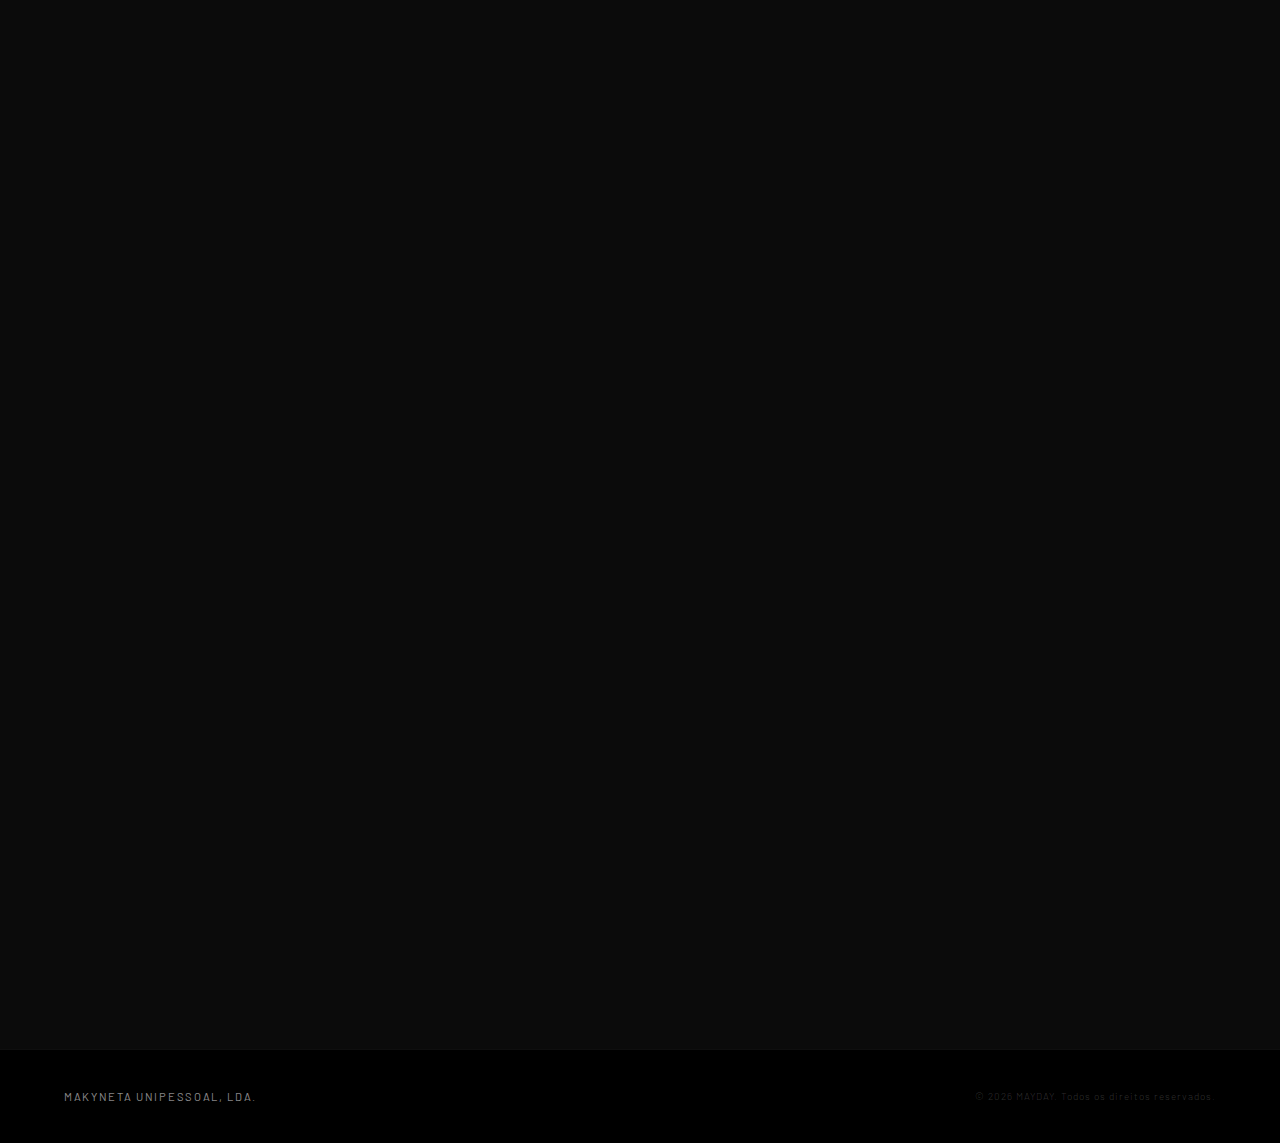
<file: release/silencio-gun-e.html>
<!DOCTYPE html>
<html lang="pt-BR">
<head>
  <!-- Metadados -->
  <meta charset="UTF-8" />
  <meta name="viewport" content="width=device-width, initial-scale=1.0" />
  <meta name="author" content="Makyneta Unipessoal, Lda." />
  <meta property="og:image" content="../assets/images/favicon.jpg" />
  <!-- Styles -->
  <link rel="stylesheet" href="../assets/styles/release.css"/>
  <!-- Scripts -->
  <script src="../assets/scripts/release.js" defer></script>
  <!-- Título -->
  <link rel="icon" type="image/jpg" href="../assets/images/favicon.jpg" />
  <title>Silêncio (Gun-E Version) | MAYDAY</title>
<body>

<div class="cursor" id="cursor"></div>
<div class="cursor-ring" id="cursor-ring"></div>

<!-- MOBILE MENU -->
<div class="mobile-menu" id="mobileMenu">
  <a href="../index.html"          onclick="closeMobile()">Início</a>
  <a href="../index.html#sobre"    onclick="closeMobile()">Sobre</a>
  <a href="../index.html#releases" onclick="closeMobile()">Releases</a>
  <a href="../index.html#shows"    onclick="closeMobile()">Shows</a>
  <a href="../index.html#videos"   onclick="closeMobile()">Vídeos</a>
  <a href="../index.html#galeria"  onclick="closeMobile()">Galeria</a>
  <a href="../index.html#contact"  onclick="closeMobile()">Contato</a>
</div>

<!-- HEADER -->
<header>
  <a href="../index.html" class="logo-link">
    <img src="../assets/images/logo/white.png" class="logo-img" alt="MAYDAY">
  </a>
  <nav>
    <a href="../index.html">Início</a>
    <a href="../index.html#sobre">Sobre</a>
    <a href="../index.html#releases">Releases</a>
    <a href="../index.html#shows">Shows</a>
    <a href="../index.html#videos">Vídeos</a>
    <a href="../index.html#galeria">Galeria</a>
    <a href="../index.html#contact">Contato</a>
  </nav>
  <div class="hamburger" id="hamburger" onclick="toggleMenu()">
    <span></span><span></span><span></span>
  </div>
</header>

<!-- HERO DO RELEASE -->
<section id="release-hero">
  <div class="rh-bg"></div>
  <div class="rh-noise"></div>

  <!-- Capa do single/álbum -->
  <div class="rh-cover fade-in">
    <div class="rh-cover-frame">
      <!-- Substitui src pela capa real -->
      <img src="../assets/images/releases/silencio-gun-e.jpg" alt="Silêncio (Gun-E Version) — MAYDAY">
    </div>
  </div>

  <!-- Info -->
  <div class="rh-info fade-in">
    <a href="../index.html#releases" class="rh-back">Todos os lançamentos</a>

    <div class="rh-label">Single</div>
    <h1 class="rh-title">Silêncio<br>(Gun-E Ver.)</h1>
    <div class="rh-artist">MAYDAY</div>

    <div class="rh-meta">
      <div class="rh-meta-row">
        <span class="rh-meta-key">Lançamento</span>
        <span class="rh-meta-val">2025</span>
      </div>
      <div class="rh-meta-row">
        <span class="rh-meta-key">Duração</span>
        <span class="rh-meta-val">2:50</span>
      </div>
      <div class="rh-meta-row">
        <span class="rh-meta-key">Artistas</span>
        <span class="rh-meta-val">Yago Tiger, Leo LR, SHIN, Nickz, Gun-E</span>
      </div>
    </div>

    <!-- Plataformas de streaming -->
    <div class="rh-platforms">
      <div class="rh-platforms-label">Ouvir em</div>
      <div class="rh-platforms-links">

        <a href="https://open.spotify.com/album/41dlm7Tw2mHdPn4qkvGiYw" class="platform-btn" target="_blank">
          <!-- Spotify -->
          <svg viewBox="0 0 24 24"><path d="M12 0C5.4 0 0 5.4 0 12s5.4 12 12 12 12-5.4 12-12S18.66 0 12 0zm5.521 17.34c-.24.359-.66.48-1.021.24-2.82-1.74-6.36-2.101-10.561-1.141-.418.122-.779-.179-.899-.539-.12-.421.18-.78.54-.9 4.56-1.021 8.52-.6 11.64 1.32.42.18.479.659.301 1.02zm1.44-3.3c-.301.42-.841.6-1.262.3-3.239-1.98-8.159-2.58-11.939-1.38-.479.12-1.02-.12-1.14-.6-.12-.48.12-1.021.6-1.141C9.6 9.9 15 10.561 18.72 12.84c.361.181.54.78.241 1.2zm.12-3.36C15.24 8.4 8.82 8.16 5.16 9.301c-.6.179-1.2-.181-1.38-.721-.18-.601.18-1.2.72-1.381 4.26-1.26 11.28-1.02 15.721 1.621.539.3.719 1.02.419 1.56-.299.421-1.02.599-1.559.3z"/></svg>
          Spotify
        </a>

        <a href="https://music.apple.com/album/1846699148" class="platform-btn" target="_blank">
          <!-- Apple Music -->
          <svg viewBox="0 0 24 24"><path d="M23.994 6.124a9.23 9.23 0 00-.24-2.19c-.317-1.31-1.062-2.31-2.18-3.043a5.022 5.022 0 00-1.877-.726 10.496 10.496 0 00-1.564-.15c-.04-.003-.083-.01-.124-.013H5.986c-.152.01-.303.017-.454.026C4.94.07 4.09.694 3.24 1.38a4.88 4.88 0 00-1.48 2.71 12.52 12.52 0 00-.107 1.71v13.2c.01.148.017.295.026.443.06.893.354 1.678.896 2.353.668.845 1.522 1.36 2.56 1.495.345.046.69.056 1.04.06h13.2c.248 0 .493-.014.74-.04 1.05-.118 1.927-.566 2.627-1.37.702-.808 1.04-1.76 1.056-2.815.003-.148.003-.295.003-.443V6.124zm-7.418 5.014l-4.99 2.88c-.4.23-.73.04-.73-.42V8.535c0-.46.33-.65.73-.42l4.99 2.88c.4.23.4.6 0 .83zm-4.55-8.94c0-.34.27-.62.61-.62h3.25c.34 0 .61.28.61.62v.3c0 .34-.27.62-.61.62H12.64c-.34 0-.61-.28-.61-.62v-.3z"/></svg>
          Apple Music
        </a>

        <a href="https://www.youtube.com/watch?v=VNry1TvWBAc" class="platform-btn" target="_blank">
          <!-- YouTube -->
          <svg viewBox="0 0 24 24"><path d="M23.495 6.205a3.007 3.007 0 00-2.088-2.088c-1.87-.501-9.396-.501-9.396-.501s-7.507-.01-9.396.501A3.007 3.007 0 00.527 6.205a31.247 31.247 0 00-.522 5.805 31.247 31.247 0 00.522 5.783 3.007 3.007 0 002.088 2.088c1.868.502 9.396.502 9.396.502s7.506 0 9.396-.502a3.007 3.007 0 002.088-2.088 31.247 31.247 0 00.5-5.783 31.247 31.247 0 00-.5-5.805zM9.609 15.601V8.408l6.264 3.602z"/></svg>
          YouTube
        </a>

        <a href="https://www.deezer.com/album/839354452" class="platform-btn" target="_blank">
          <!-- Deezer -->
          <svg viewBox="0 0 24 24"><path d="M18.81 11.84H24v2.77h-5.19zm0-4.27H24v2.77h-5.19zm0 8.55H24v2.77h-5.19zM12.27 16.12h5.19v2.77h-5.19zm0-8.55h5.19v2.77h-5.19zm0 4.27h5.19v2.77h-5.19zm-6.54 4.28h5.19v2.77H5.73zm0-4.28h5.19v2.77H5.73zM0 16.12h5.19v2.77H0z"/></svg>
          Deezer
        </a>

      </div>
    </div>
  </div>
</section>

<!-- TRACKLIST -->
<section id="tracklist">
  <div class="section-label fade-in">Faixas</div>
  <h2 class="section-title fade-in">Tracklist</h2>

  <div class="tracklist fade-in">
    <div class="track-item">
      <div class="track-num">01</div>
      <div>
        <div class="track-name">Silêncio (Gun-E Version)</div>
        <span class="track-feat">feat. Gun-E</span>
      </div>
      <div class="track-duration">2:50</div>
    </div>

  <div class="tracklist fade-in">
    <div class="track-item">
      <div class="track-num">02</div>
      <div>
        <div class="track-name">Silêncio (Instrumental)</div>
      </div>
      <div class="track-duration">2:50</div>
    </div>
  </div>
</section>

<!-- VIDEOCLIPE -->
<section id="release-video">
  <div class="section-label fade-in">Audiovisual</div>
  <h2 class="section-title fade-in">Lyric Video</h2>

  <!-- Substitui src pela thumbnail e o onclick pelo link do YouTube -->
  <div class="video-wrapper fade-in" onclick="window.open('https://youtube.com/watch?v=VNry1TvWBAc','_blank')">
    <img src="../assets/images/releases/mv/silencio-gune.jpg" alt="Silêncio (Gun-E Version) — Lyric Video MAYDAY">
    <div class="video-play-center">
      <div class="video-play-btn">
        <svg width="24" height="24" viewBox="0 0 24 24"><path d="M8 5v14l11-7z"/></svg>
      </div>
    </div>
  </div>
  <div class="video-caption fade-in">
    <span class="video-caption-title">Silêncio (Gun-E Version) — Lyric Video Oficial</span>
    <span class="video-caption-sub">MAYDAY · 2025</span>
  </div>
</section>

<!-- FOOTER -->
<footer>
  <div class="footer-agency">
    <strong>Makyneta Unipessoal, Lda.</strong>
  </div>
  <div class="footer-copy">
    © <span id="year"></span> MAYDAY. Todos os direitos reservados.
  </div>
</footer>

<script>
  
</script>
</body>
</html>
</file>
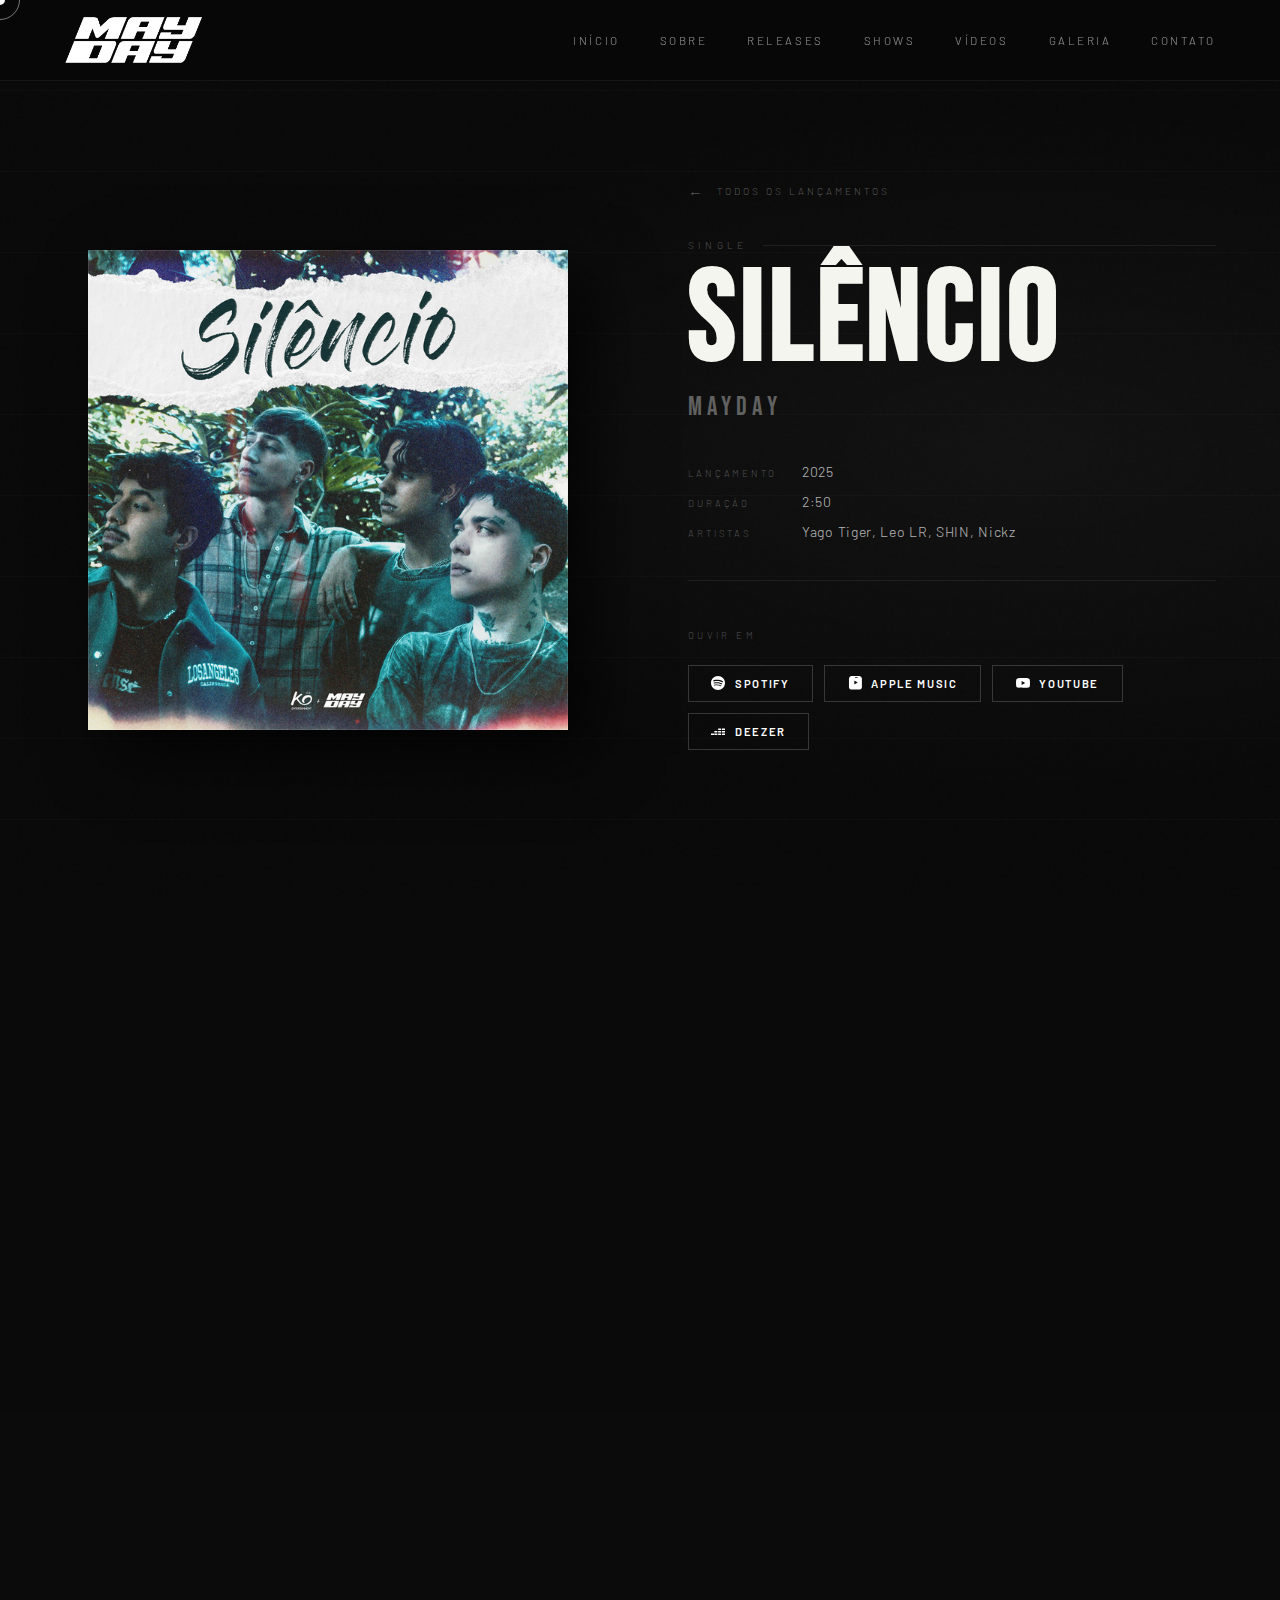
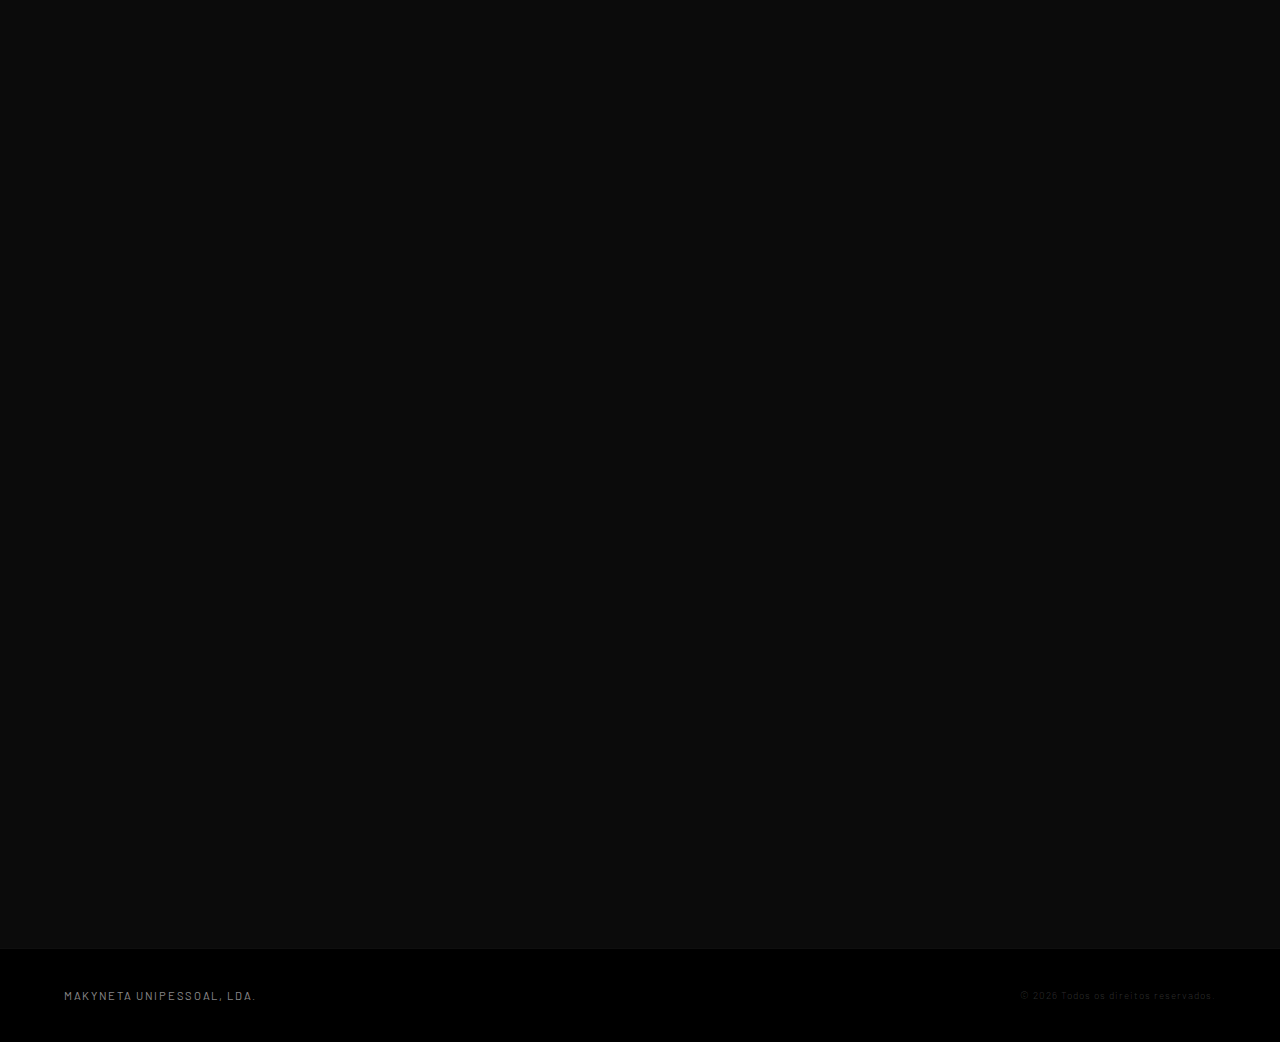
<file: release/silencio.html>
<!DOCTYPE html>
<html lang="pt-BR">
<head>
  <!-- Metadados -->
  <meta charset="UTF-8" />
  <meta name="viewport" content="width=device-width, initial-scale=1.0" />
  <meta name="author" content="Makyneta Unipessoal, Lda." />
  <meta property="og:image" content="../assets/images/favicon.jpg" />
  <!-- Styles -->
  <link rel="stylesheet" href="../assets/styles/release.css"/>
  <!-- Scripts -->
  <script src="../assets/scripts/release.js" defer></script>
  <!-- Título -->
  <link rel="icon" type="image/jpg" href="../assets/images/favicon.jpg" />
  <title>Silêncio | MAYDAY</title>
<body>

<div class="cursor" id="cursor"></div>
<div class="cursor-ring" id="cursor-ring"></div>

<!-- MOBILE MENU -->
<div class="mobile-menu" id="mobileMenu">
  <a href="../index.html"          onclick="closeMobile()">Início</a>
  <a href="../index.html#sobre"    onclick="closeMobile()">Sobre</a>
  <a href="../index.html#releases" onclick="closeMobile()">Releases</a>
  <a href="../index.html#shows"    onclick="closeMobile()">Shows</a>
  <a href="../index.html#videos"   onclick="closeMobile()">Vídeos</a>
  <a href="../index.html#galeria"  onclick="closeMobile()">Galeria</a>
  <a href="../index.html#contact"  onclick="closeMobile()">Contato</a>
</div>

<!-- HEADER -->
<header>
  <a href="../index.html" class="logo-link">
    <img src="../assets/images/logo/white.png" class="logo-img" alt="MAYDAY">
  </a>
  <nav>
    <a href="../index.html">Início</a>
    <a href="../index.html#sobre">Sobre</a>
    <a href="../index.html#releases">Releases</a>
    <a href="../index.html#shows">Shows</a>
    <a href="../index.html#videos">Vídeos</a>
    <a href="../index.html#galeria">Galeria</a>
    <a href="../index.html#contact">Contato</a>
  </nav>
  <div class="hamburger" id="hamburger" onclick="toggleMenu()">
    <span></span><span></span><span></span>
  </div>
</header>

<!-- HERO DO RELEASE -->
<section id="release-hero">
  <div class="rh-bg"></div>
  <div class="rh-noise"></div>

  <!-- Capa do single/álbum -->
  <div class="rh-cover fade-in">
    <div class="rh-cover-frame">
      <!-- Substitui src pela capa real -->
      <img src="../assets/images/releases/silencio.jpg" alt="Silêncio — MAYDAY">
    </div>
  </div>

  <!-- Info -->
  <div class="rh-info fade-in">
    <a href="../index.html#releases" class="rh-back">Todos os lançamentos</a>

    <div class="rh-label">Single</div>
    <h1 class="rh-title">Silêncio</h1>
    <div class="rh-artist">MAYDAY</div>

    <div class="rh-meta">
      <div class="rh-meta-row">
        <span class="rh-meta-key">Lançamento</span>
        <span class="rh-meta-val">2025</span>
      </div>
      <div class="rh-meta-row">
        <span class="rh-meta-key">Duração</span>
        <span class="rh-meta-val">2:50</span>
      </div>
      <div class="rh-meta-row">
        <span class="rh-meta-key">Artistas</span>
        <span class="rh-meta-val">Yago Tiger, Leo LR, SHIN, Nickz</span>
      </div>
    </div>

    <!-- Plataformas de streaming -->
    <div class="rh-platforms">
      <div class="rh-platforms-label">Ouvir em</div>
      <div class="rh-platforms-links">

        <a href="https://open.spotify.com/album/7MhQ4rQzFfhQrobd3brnJ8" class="platform-btn" target="_blank">
          <!-- Spotify -->
          <svg viewBox="0 0 24 24"><path d="M12 0C5.4 0 0 5.4 0 12s5.4 12 12 12 12-5.4 12-12S18.66 0 12 0zm5.521 17.34c-.24.359-.66.48-1.021.24-2.82-1.74-6.36-2.101-10.561-1.141-.418.122-.779-.179-.899-.539-.12-.421.18-.78.54-.9 4.56-1.021 8.52-.6 11.64 1.32.42.18.479.659.301 1.02zm1.44-3.3c-.301.42-.841.6-1.262.3-3.239-1.98-8.159-2.58-11.939-1.38-.479.12-1.02-.12-1.14-.6-.12-.48.12-1.021.6-1.141C9.6 9.9 15 10.561 18.72 12.84c.361.181.54.78.241 1.2zm.12-3.36C15.24 8.4 8.82 8.16 5.16 9.301c-.6.179-1.2-.181-1.38-.721-.18-.601.18-1.2.72-1.381 4.26-1.26 11.28-1.02 15.721 1.621.539.3.719 1.02.419 1.56-.299.421-1.02.599-1.559.3z"/></svg>
          Spotify
        </a>

        <a href="https://music.apple.com/album/1814340025" class="platform-btn" target="_blank">
          <!-- Apple Music -->
          <svg viewBox="0 0 24 24"><path d="M23.994 6.124a9.23 9.23 0 00-.24-2.19c-.317-1.31-1.062-2.31-2.18-3.043a5.022 5.022 0 00-1.877-.726 10.496 10.496 0 00-1.564-.15c-.04-.003-.083-.01-.124-.013H5.986c-.152.01-.303.017-.454.026C4.94.07 4.09.694 3.24 1.38a4.88 4.88 0 00-1.48 2.71 12.52 12.52 0 00-.107 1.71v13.2c.01.148.017.295.026.443.06.893.354 1.678.896 2.353.668.845 1.522 1.36 2.56 1.495.345.046.69.056 1.04.06h13.2c.248 0 .493-.014.74-.04 1.05-.118 1.927-.566 2.627-1.37.702-.808 1.04-1.76 1.056-2.815.003-.148.003-.295.003-.443V6.124zm-7.418 5.014l-4.99 2.88c-.4.23-.73.04-.73-.42V8.535c0-.46.33-.65.73-.42l4.99 2.88c.4.23.4.6 0 .83zm-4.55-8.94c0-.34.27-.62.61-.62h3.25c.34 0 .61.28.61.62v.3c0 .34-.27.62-.61.62H12.64c-.34 0-.61-.28-.61-.62v-.3z"/></svg>
          Apple Music
        </a>

        <a href="https://www.youtube.com/watch?v=XdUrHT5BZDc" class="platform-btn" target="_blank">
          <!-- YouTube -->
          <svg viewBox="0 0 24 24"><path d="M23.495 6.205a3.007 3.007 0 00-2.088-2.088c-1.87-.501-9.396-.501-9.396-.501s-7.507-.01-9.396.501A3.007 3.007 0 00.527 6.205a31.247 31.247 0 00-.522 5.805 31.247 31.247 0 00.522 5.783 3.007 3.007 0 002.088 2.088c1.868.502 9.396.502 9.396.502s7.506 0 9.396-.502a3.007 3.007 0 002.088-2.088 31.247 31.247 0 00.5-5.783 31.247 31.247 0 00-.5-5.805zM9.609 15.601V8.408l6.264 3.602z"/></svg>
          YouTube
        </a>

        <a href="https://www.deezer.com/album/756429811" class="platform-btn" target="_blank">
          <!-- Deezer -->
          <svg viewBox="0 0 24 24"><path d="M18.81 11.84H24v2.77h-5.19zm0-4.27H24v2.77h-5.19zm0 8.55H24v2.77h-5.19zM12.27 16.12h5.19v2.77h-5.19zm0-8.55h5.19v2.77h-5.19zm0 4.27h5.19v2.77h-5.19zm-6.54 4.28h5.19v2.77H5.73zm0-4.28h5.19v2.77H5.73zM0 16.12h5.19v2.77H0z"/></svg>
          Deezer
        </a>

      </div>
    </div>
  </div>
</section>

<!-- TRACKLIST -->
<section id="tracklist">
  <div class="section-label fade-in">Faixas</div>
  <h2 class="section-title fade-in">Tracklist</h2>

  <div class="tracklist fade-in">
    <div class="track-item">
      <div class="track-num">01</div>
      <div>
        <div class="track-name">Silêncio</div>
      </div>
      <div class="track-duration">2:50</div>
    </div>
</section>

<!-- VIDEOCLIPE -->
<section id="release-video">
  <div class="section-label fade-in">Audiovisual</div>
  <h2 class="section-title fade-in">Lyric Video</h2>

  <!-- Substitui src pela thumbnail e o onclick pelo link do YouTube -->
  <div class="video-wrapper fade-in" onclick="window.open('https://youtube.com/watch?v=XdUrHT5BZDc','_blank')">
    <img src="../assets/images/releases/mv/silencio.jpg" alt="Silêncio (Gun-E Version) — Lyric Video MAYDAY">
    <div class="video-play-center">
      <div class="video-play-btn">
        <svg width="24" height="24" viewBox="0 0 24 24"><path d="M8 5v14l11-7z"/></svg>
      </div>
    </div>
  </div>
  <div class="video-caption fade-in">
    <span class="video-caption-title">Silêncio (Gun-E Version) — Lyric Video Oficial</span>
    <span class="video-caption-sub">MAYDAY · 2025</span>
  </div>
</section>

<!-- FOOTER -->
<a href="https://makyneta.github.io" target="_blank" style="text-decoration:none;display:block;">
<footer>
  <div class="footer-agency">
    <strong>Makyneta Unipessoal, Lda.</strong>
  </div>
  <div class="footer-copy">
    © <span id="year"></span> Todos os direitos reservados.
  </div>
</footer>
</a>

</body>
</html>
</file>
<file: assets/styles/release.css>
@import url('https://fonts.googleapis.com/css2?family=Bebas+Neue&family=Barlow:ital,wght@0,300;0,400;0,600;1,300&display=swap');

:root {
      --black: #080808;
      --white: #f5f5f0;
      --grey: #141414;
    }

    *, *::before, *::after { box-sizing: border-box; margin: 0; padding: 0; }
    html { scroll-behavior: smooth; }

    body {
      background: var(--black);
      color: var(--white);
      font-family: 'Barlow', sans-serif;
      font-weight: 300;
      overflow-x: hidden;
      cursor: none;
    }

    /* ── CURSOR ── */
    .cursor {
      position: fixed; width: 10px; height: 10px;
      background: white; border-radius: 50%;
      pointer-events: none; z-index: 9999;
      transform: translate(-50%,-50%);
      mix-blend-mode: difference;
    }
    .cursor-ring {
      position: fixed; width: 40px; height: 40px;
      border: 1px solid rgba(255,255,255,0.45); border-radius: 50%;
      pointer-events: none; z-index: 9998;
      transform: translate(-50%,-50%);
    }

    /* ── HEADER ── */
    header {
      position: fixed; top: 0; left: 0; right: 0; z-index: 100;
      display: flex; align-items: center; justify-content: space-between;
      padding: 1rem 4rem;
      border-bottom: 1px solid rgba(255,255,255,0.06);
      background: rgba(8,8,8,0.93);
      backdrop-filter: blur(14px);
    }
    .logo-link { display: flex; align-items: center; text-decoration: none; }
    .logo-img { height: 48px; width: auto; display: block; filter: brightness(0) invert(1); }

    nav { display: flex; gap: 2.5rem; align-items: center; }
    nav a {
      text-decoration: none; color: rgba(255,255,255,0.55);
      font-size: 0.72rem; letter-spacing: 0.22em; text-transform: uppercase;
      transition: color .2s;
    }
    nav a:hover { color: white; }

    .hamburger {
      display: none; flex-direction: column; gap: 5px;
      cursor: pointer; padding: 4px;
    }
    .hamburger span { display: block; width: 26px; height: 1px; background: white; transition: all .3s; }
    .hamburger.open span:nth-child(1) { transform: translateY(6px) rotate(45deg); }
    .hamburger.open span:nth-child(2) { opacity: 0; }
    .hamburger.open span:nth-child(3) { transform: translateY(-6px) rotate(-45deg); }

    /* ── MOBILE MENU ── */
    .mobile-menu {
      display: none; position: fixed; inset: 0;
      background: var(--black); z-index: 90;
      flex-direction: column; align-items: center; justify-content: center; gap: 2.5rem;
    }
    .mobile-menu.open { display: flex; }
    .mobile-menu a {
      font-family: 'Bebas Neue', sans-serif; font-size: 3.5rem;
      letter-spacing: 0.15em; color: var(--white); text-decoration: none;
      opacity: 0; transform: translateY(30px); transition: color .2s;
    }
    .mobile-menu.open a { animation: mobileIn .4s forwards; }
    .mobile-menu.open a:nth-child(1) { animation-delay: .05s; }
    .mobile-menu.open a:nth-child(2) { animation-delay: .10s; }
    .mobile-menu.open a:nth-child(3) { animation-delay: .15s; }
    .mobile-menu.open a:nth-child(4) { animation-delay: .20s; }
    .mobile-menu.open a:nth-child(5) { animation-delay: .25s; }
    .mobile-menu.open a:nth-child(6) { animation-delay: .30s; }
    @keyframes mobileIn { to { opacity: 1; transform: translateY(0); } }
    .mobile-menu a:hover { color: rgba(255,255,255,0.35); }

    /* ── HERO DO RELEASE ── */
    #release-hero {
      min-height: 100vh;
      display: grid;
      grid-template-columns: 1fr 1fr;
      align-items: center;
      padding: 0 4rem;
      padding-top: 80px;
      position: relative;
      overflow: hidden;
      gap: 6rem;
    }

    .rh-bg {
      position: absolute; inset: 0;
      background:
        radial-gradient(ellipse at 80% 50%, rgba(255,255,255,0.04) 0%, transparent 55%),
        repeating-linear-gradient(0deg,transparent,transparent 80px,rgba(255,255,255,0.018) 80px,rgba(255,255,255,0.018) 81px);
      z-index: 0;
    }
    .rh-noise {
      position: absolute; inset: 0;
      background-image: url("data:image/svg+xml,%3Csvg viewBox='0 0 256 256' xmlns='http://www.w3.org/2000/svg'%3E%3Cfilter id='n'%3E%3CfeTurbulence type='fractalNoise' baseFrequency='0.9' numOctaves='4' stitchTiles='stitch'/%3E%3C/filter%3E%3Crect width='100%25' height='100%25' filter='url(%23n)' opacity='0.04'/%3E%3C/svg%3E");
      opacity: 0.4; z-index: 0;
    }

    /* LEFT: capa */
    .rh-cover {
      position: relative; z-index: 1;
      display: flex; align-items: center; justify-content: center;
    }
    .rh-cover-frame {
      position: relative;
      width: 100%;
      max-width: 480px;
    }
    .rh-cover-frame img {
      width: 100%;
      height: auto;
      display: block;
      object-fit: contain;
    }
    /* sombra editorial na capa */
    .rh-cover-frame::after {
      content: '';
      position: absolute;
      inset: 0;
      box-shadow:
        inset 0 0 0 1px rgba(255,255,255,0.08),
        24px 24px 60px rgba(0,0,0,0.7);
      pointer-events: none;
    }

    /* RIGHT: info */
    .rh-info {
      position: relative; z-index: 1;
      display: flex; flex-direction: column; gap: 0;
    }

    .rh-back {
      display: inline-flex; align-items: center; gap: .7rem;
      font-size: .63rem; letter-spacing: .3em; text-transform: uppercase;
      color: rgba(255,255,255,0.3); text-decoration: none;
      transition: color .2s; margin-bottom: 2.5rem;
    }
    .rh-back::before {
      content: '←';
      font-size: .9rem;
      transition: transform .2s;
    }
    .rh-back:hover { color: white; }
    .rh-back:hover::before { transform: translateX(-4px); }

    .rh-label {
      font-size: .63rem; letter-spacing: .42em; text-transform: uppercase;
      color: rgba(255,255,255,0.28); margin-bottom: 1rem;
      display: flex; align-items: center; gap: 1rem;
    }
    .rh-label::after { content:''; flex:1; height:1px; background:rgba(255,255,255,0.08); }

    .rh-title {
      font-family: 'Bebas Neue', sans-serif;
      font-size: clamp(5rem, 10vw, 10rem);
      line-height: .85; letter-spacing: .03em;
      color: var(--white);
      margin-bottom: 1rem;
    }

    .rh-artist {
      font-family: 'Bebas Neue', sans-serif;
      font-size: 1.6rem; letter-spacing: .2em;
      color: rgba(255,255,255,0.35);
      margin-bottom: 2.5rem;
    }

    .rh-meta {
      display: flex; flex-direction: column; gap: .8rem;
      margin-bottom: 3rem;
      padding-bottom: 2.5rem;
      border-bottom: 1px solid rgba(255,255,255,0.07);
    }
    .rh-meta-row {
      display: flex; align-items: baseline; gap: 1.5rem;
    }
    .rh-meta-key {
      font-size: .6rem; letter-spacing: .3em; text-transform: uppercase;
      color: rgba(255,255,255,0.28); width: 90px; flex-shrink: 0;
    }
    .rh-meta-val {
      font-size: .88rem; color: rgba(255,255,255,0.7); letter-spacing: .05em;
    }

    /* Plataformas */
    .rh-platforms {
      display: flex; flex-direction: column; gap: 1rem;
      margin-bottom: 3rem;
    }
    .rh-platforms-label {
      font-size: .6rem; letter-spacing: .35em; text-transform: uppercase;
      color: rgba(255,255,255,0.28); margin-bottom: .5rem;
    }
    .rh-platforms-links {
      display: flex; flex-wrap: wrap; gap: .7rem;
    }
    .platform-btn {
      display: inline-flex; align-items: center; gap: .6rem;
      padding: .65rem 1.4rem;
      border: 1px solid rgba(255,255,255,0.18);
      font-family: 'Barlow', sans-serif; font-size: .7rem;
      font-weight: 600; letter-spacing: .15em; text-transform: uppercase;
      color: white; text-decoration: none;
      transition: all .25s;
    }
    .platform-btn:hover { background: white; color: black; border-color: white; }
    .platform-btn svg { width: 14px; height: 14px; fill: currentColor; flex-shrink: 0; }

    /* ── SEÇÃO: TRACKLIST ── */
    #tracklist {
      padding: 8rem 4rem;
      background: #0a0a0a;
    }

    .section-label {
      font-size:.63rem; letter-spacing:.42em; text-transform:uppercase;
      color:rgba(255,255,255,0.28); margin-bottom:1rem;
      display:flex; align-items:center; gap:1rem;
    }
    .section-label::after { content:''; flex:1; height:1px; background:rgba(255,255,255,0.08); }
    .section-title {
      font-family:'Bebas Neue',sans-serif;
      font-size:clamp(3rem,7vw,6rem); letter-spacing:.05em; line-height:1; margin-bottom:4rem;
    }

    .tracklist {
      display: flex; flex-direction: column;
      border-top: 1px solid rgba(255,255,255,0.06);
    }
    .track-item {
      display: grid;
      grid-template-columns: 48px 1fr auto;
      align-items: center;
      padding: 1.4rem 0;
      border-bottom: 1px solid rgba(255,255,255,0.06);
      gap: 2rem;
      position: relative;
      transition: background .2s;
    }
    .track-item::before {
      content:''; position:absolute; left:-4rem; right:-4rem; top:0; bottom:0;
      background:rgba(255,255,255,0.02); opacity:0; transition:opacity .2s;
    }
    .track-item:hover::before { opacity:1; }

    .track-num {
      font-family: 'Bebas Neue', sans-serif;
      font-size: 1.4rem; letter-spacing: .08em;
      color: rgba(255,255,255,0.12);
      text-align: center;
    }
    .track-item:hover .track-num { color: rgba(255,255,255,0.35); }

    .track-name {
      font-family: 'Bebas Neue', sans-serif;
      font-size: 1.3rem; letter-spacing: .08em;
      color: rgba(255,255,255,0.85);
    }
    .track-feat {
      display: block;
      font-family: 'Barlow', sans-serif;
      font-size: .68rem; letter-spacing: .15em; text-transform: uppercase;
      color: rgba(255,255,255,0.3);
      margin-top: .2rem; font-weight: 300;
    }

    .track-duration {
      font-size: .75rem; letter-spacing: .15em;
      color: rgba(255,255,255,0.25);
      font-family: 'Barlow', sans-serif;
    }

    /* ── SEÇÃO: SOBRE O LANÇAMENTO ── */
    #release-about {
      padding: 8rem 4rem;
      background: var(--black);
    }
    .release-about-grid {
      display: grid;
      grid-template-columns: 1fr 1fr;
      gap: 8rem;
      align-items: start;
    }
    .release-about-text p {
      font-size: 1.05rem; line-height: 2;
      color: rgba(255,255,255,0.5);
      margin-bottom: 1.8rem;
    }
    .release-credits {
      display: flex; flex-direction: column; gap: 1.2rem;
    }
    .credit-item {
      display: flex; gap: 2rem; align-items: baseline;
      padding-bottom: 1.2rem;
      border-bottom: 1px solid rgba(255,255,255,0.05);
    }
    .credit-item:last-child { border-bottom: none; }
    .credit-key {
      font-size: .6rem; letter-spacing: .3em; text-transform: uppercase;
      color: rgba(255,255,255,0.25); width: 110px; flex-shrink: 0;
    }
    .credit-val {
      font-size: .88rem; color: rgba(255,255,255,0.6); letter-spacing: .05em;
      line-height: 1.6;
    }

    /* ── SEÇÃO: VIDEOCLIPE ── */
    #release-video {
      padding: 8rem 4rem;
      background: #0b0b0b;
    }
    .video-wrapper {
      position: relative;
      width: 100%;
      cursor: pointer;
      overflow: hidden;
    }
    .video-wrapper img {
      width: 100%;
      height: auto;
      display: block;
      object-fit: contain;
      transition: transform .5s ease;
    }
    .video-wrapper:hover img { transform: scale(1.02); }
    .video-play-center {
      position: absolute; inset: 0;
      display: flex; align-items: center; justify-content: center;
      z-index: 2;
    }
    .video-play-btn {
      width: 80px; height: 80px;
      border: 2px solid rgba(255,255,255,0.6);
      border-radius: 50%;
      display: flex; align-items: center; justify-content: center;
      transition: all .3s;
      background: rgba(0,0,0,0.3);
      backdrop-filter: blur(4px);
    }
    .video-play-btn svg { fill: white; margin-left: 5px; }
    .video-wrapper:hover .video-play-btn {
      background: white; border-color: white;
    }
    .video-wrapper:hover .video-play-btn svg { fill: black; }
    .video-caption {
      margin-top: 1.5rem;
      display: flex; align-items: baseline; gap: 2rem;
    }
    .video-caption-title {
      font-family: 'Bebas Neue', sans-serif;
      font-size: 1.4rem; letter-spacing: .1em;
    }
    .video-caption-sub {
      font-size: .68rem; letter-spacing: .2em; text-transform: uppercase;
      color: rgba(255,255,255,0.3);
    }

    /* ── SEÇÃO: MAIS LANÇAMENTOS ── */
    #mais-releases {
      padding: 8rem 4rem;
      background: var(--grey);
    }
    .mais-grid {
      display: grid;
      grid-template-columns: repeat(auto-fill, minmax(240px, 1fr));
      gap: 2px;
    }
    .mais-card {
      position: relative; overflow: hidden; cursor: pointer;
      background: var(--black);
      text-decoration: none; display: block;
    }
    .mais-card img {
      width: 100%; height: auto; display: block;
      object-fit: contain;
      transition: transform .5s ease;
    }
    .mais-card:hover img { transform: scale(1.04); }
    .mais-info {
      padding: 1rem 1.2rem 1.4rem;
      border-top: 1px solid rgba(255,255,255,0.05);
      background: #0e0e0e;
    }
    .mais-date { font-size:.6rem; letter-spacing:.3em; color:rgba(255,255,255,0.35); text-transform:uppercase; margin-bottom:.3rem; }
    .mais-name { font-family:'Bebas Neue',sans-serif; font-size:1.3rem; letter-spacing:.08em; color:var(--white); }
    .mais-type { font-size:.65rem; letter-spacing:.2em; text-transform:uppercase; color:rgba(255,255,255,0.3); margin-top:.2rem; }

    /* ── FOOTER ── */
    footer {
      background:#000; padding:2.5rem 4rem;
      display:flex; align-items:center; justify-content:space-between;
      border-top:1px solid rgba(255,255,255,0.06);
    }
    .footer-agency { font-size:.7rem; letter-spacing:.15em; color:rgba(255,255,255,0.28); text-transform:uppercase; }
    .footer-agency strong { color:rgba(255,255,255,0.55); font-weight:400; }
    .footer-copy { font-size:.62rem; color:rgba(255,255,255,0.18); letter-spacing:.1em; }

    /* ── FADE IN ── */
    .fade-in { opacity:0; transform:translateY(28px); transition:opacity .8s ease,transform .8s ease; }
    .fade-in.visible { opacity:1; transform:translateY(0); }

    /* ── RESPONSIVE ── */
    @media(max-width:900px){
      header { padding:1rem 1.5rem; }
      nav { display:none; }
      .hamburger { display:flex; }

      #release-hero {
        grid-template-columns: 1fr;
        padding: 100px 1.5rem 4rem;
        gap: 3rem;
        min-height: unset;
      }
      .rh-cover-frame { max-width: 320px; margin: 0 auto; }
      .rh-title { font-size: clamp(4rem, 18vw, 7rem); }

      #tracklist, #release-about, #release-video, #mais-releases { padding: 5rem 1.5rem; }

      .release-about-grid { grid-template-columns: 1fr; gap: 4rem; }
      .track-item { grid-template-columns: 36px 1fr auto; gap: 1rem; }

      footer { flex-direction:column; gap:1rem; text-align:center; padding:2rem 1.5rem; }
    }
    @media(max-width:600px){
      .rh-platforms-links { flex-direction: column; }
      .platform-btn { justify-content: center; }
      .mais-grid { grid-template-columns: 1fr 1fr; }
    }
</file>
